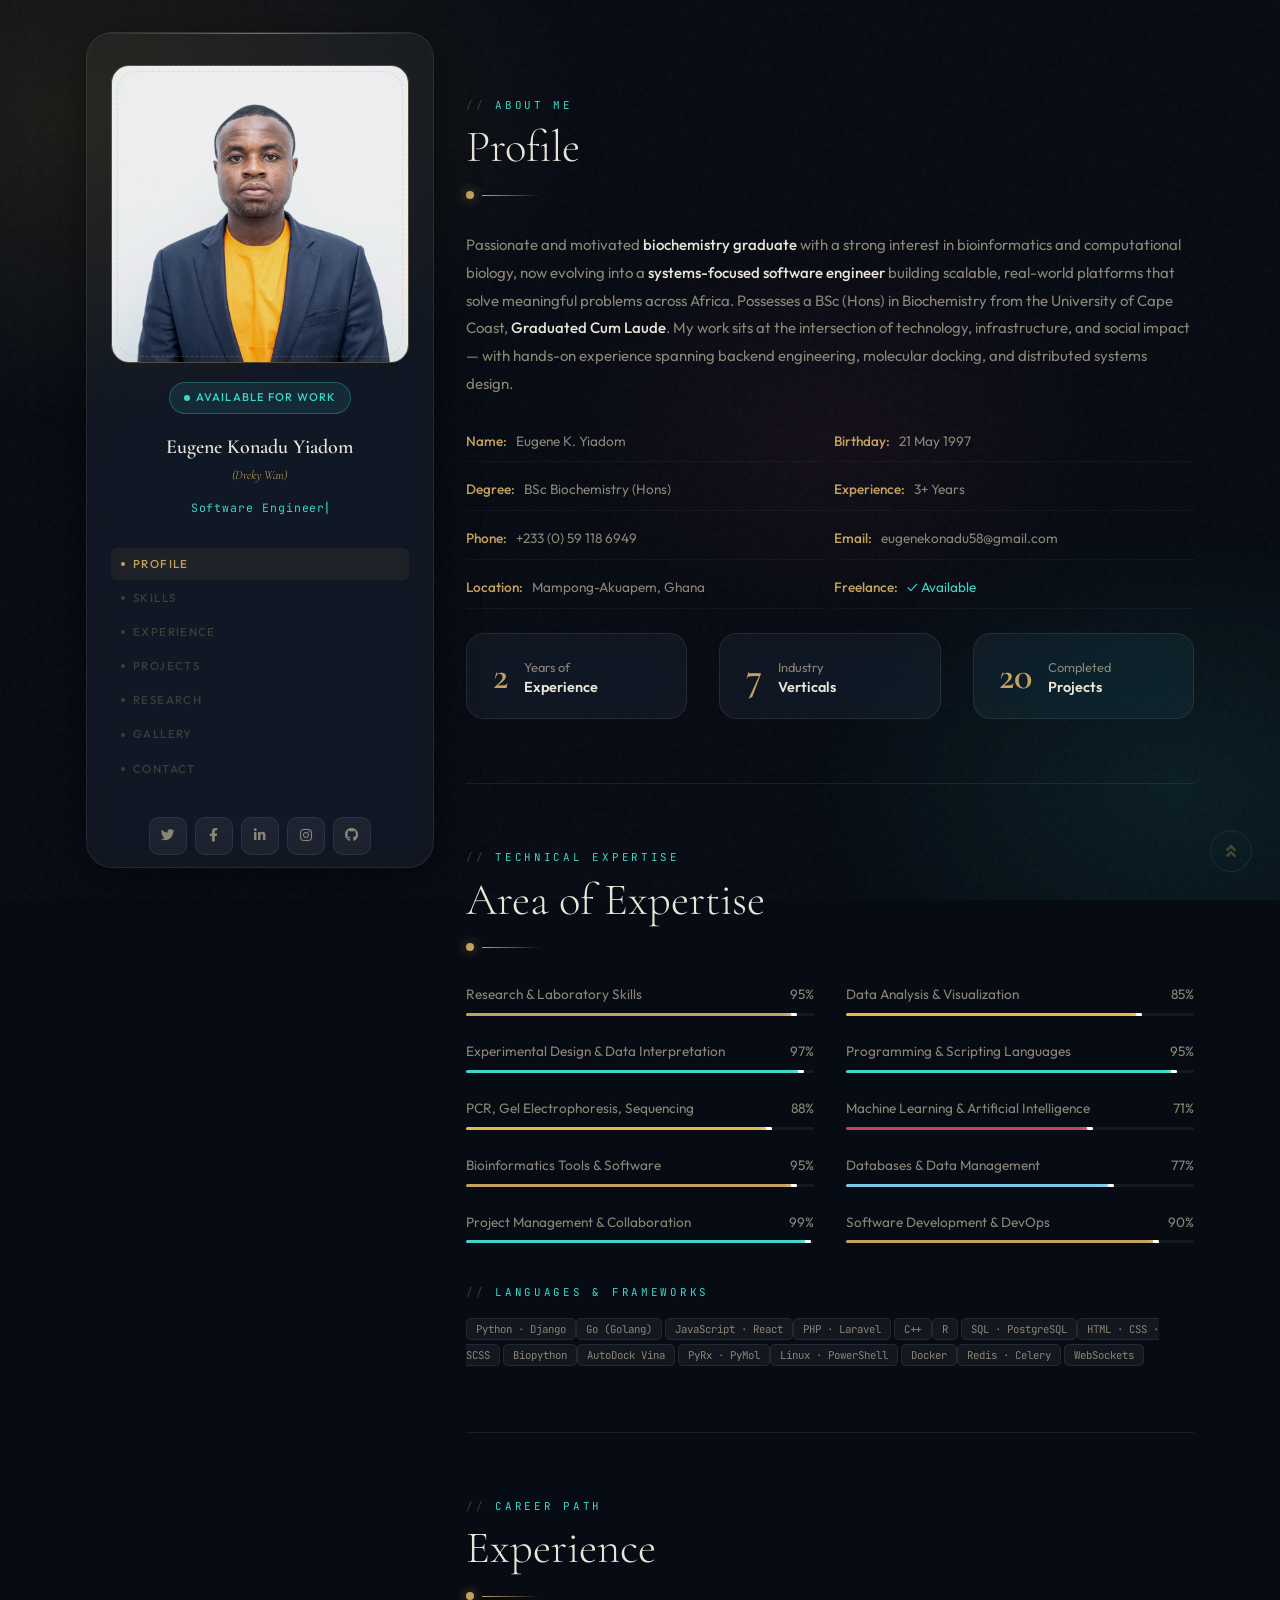
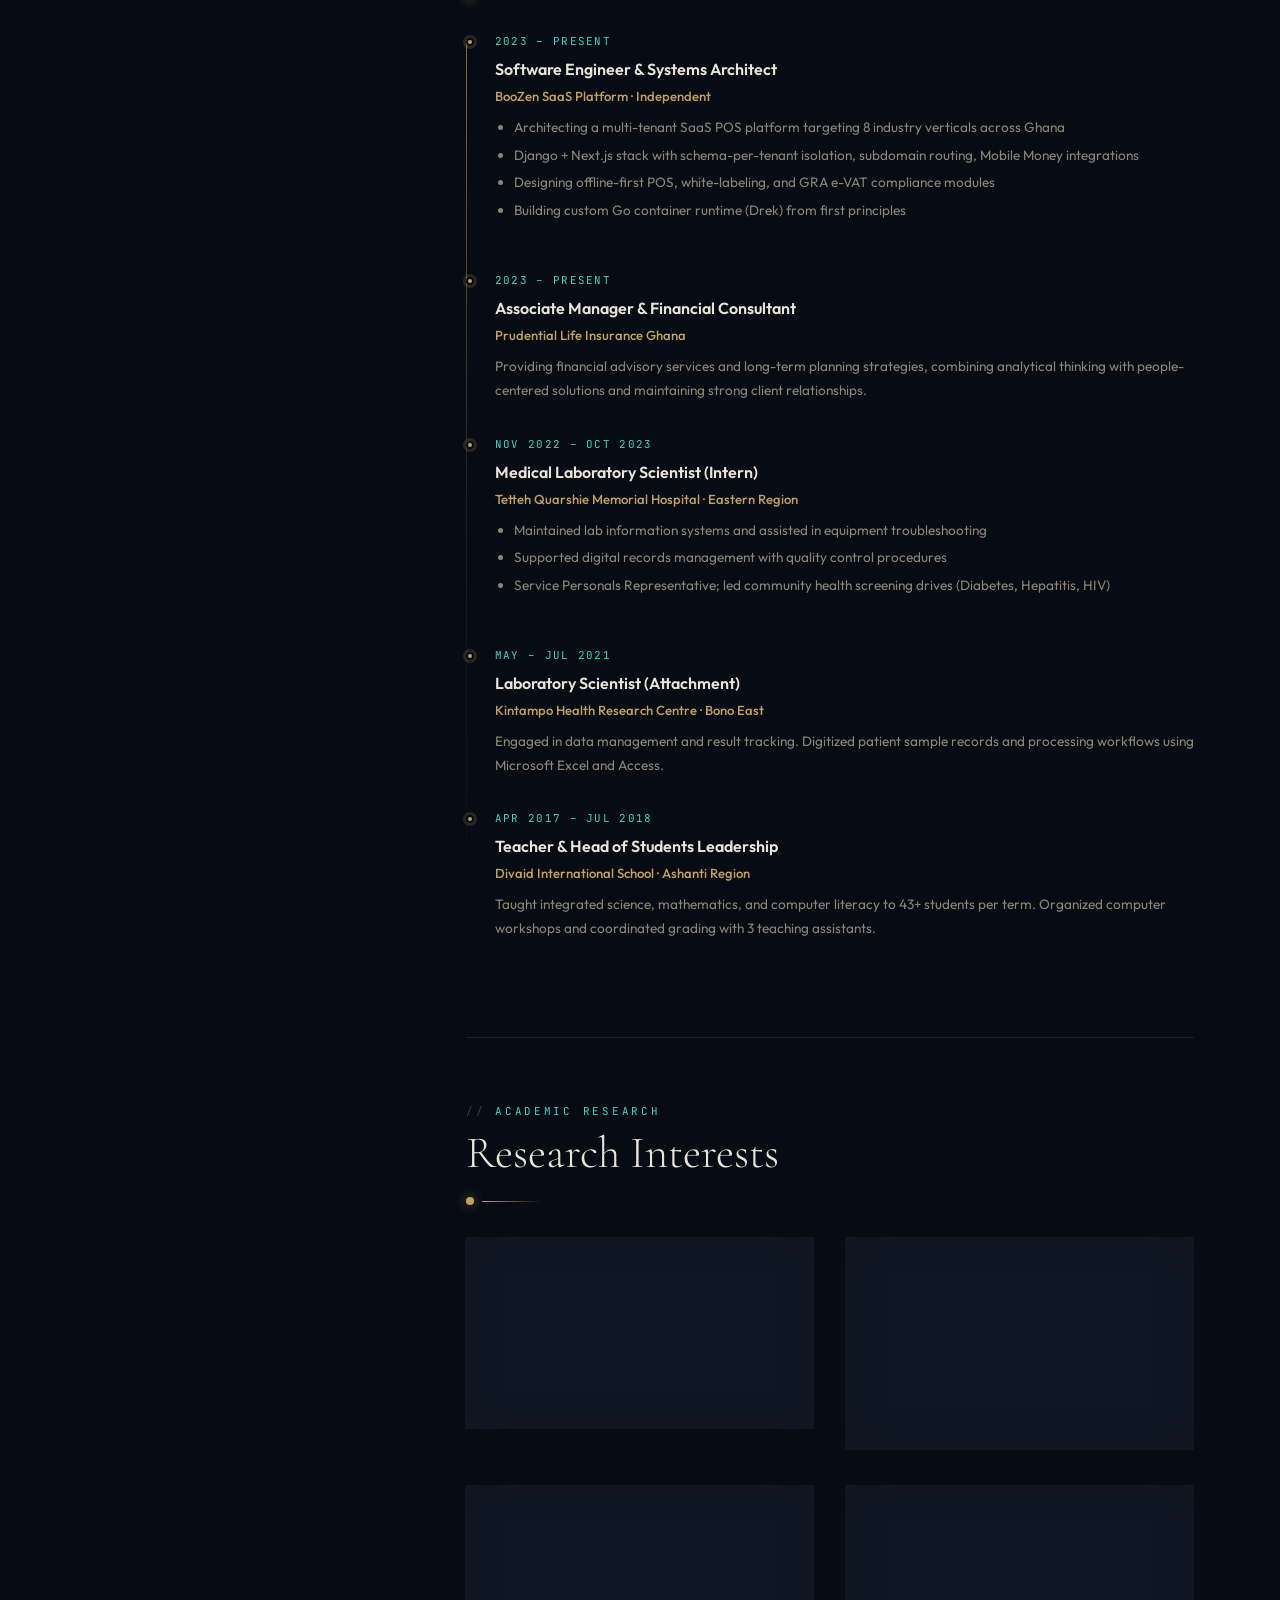
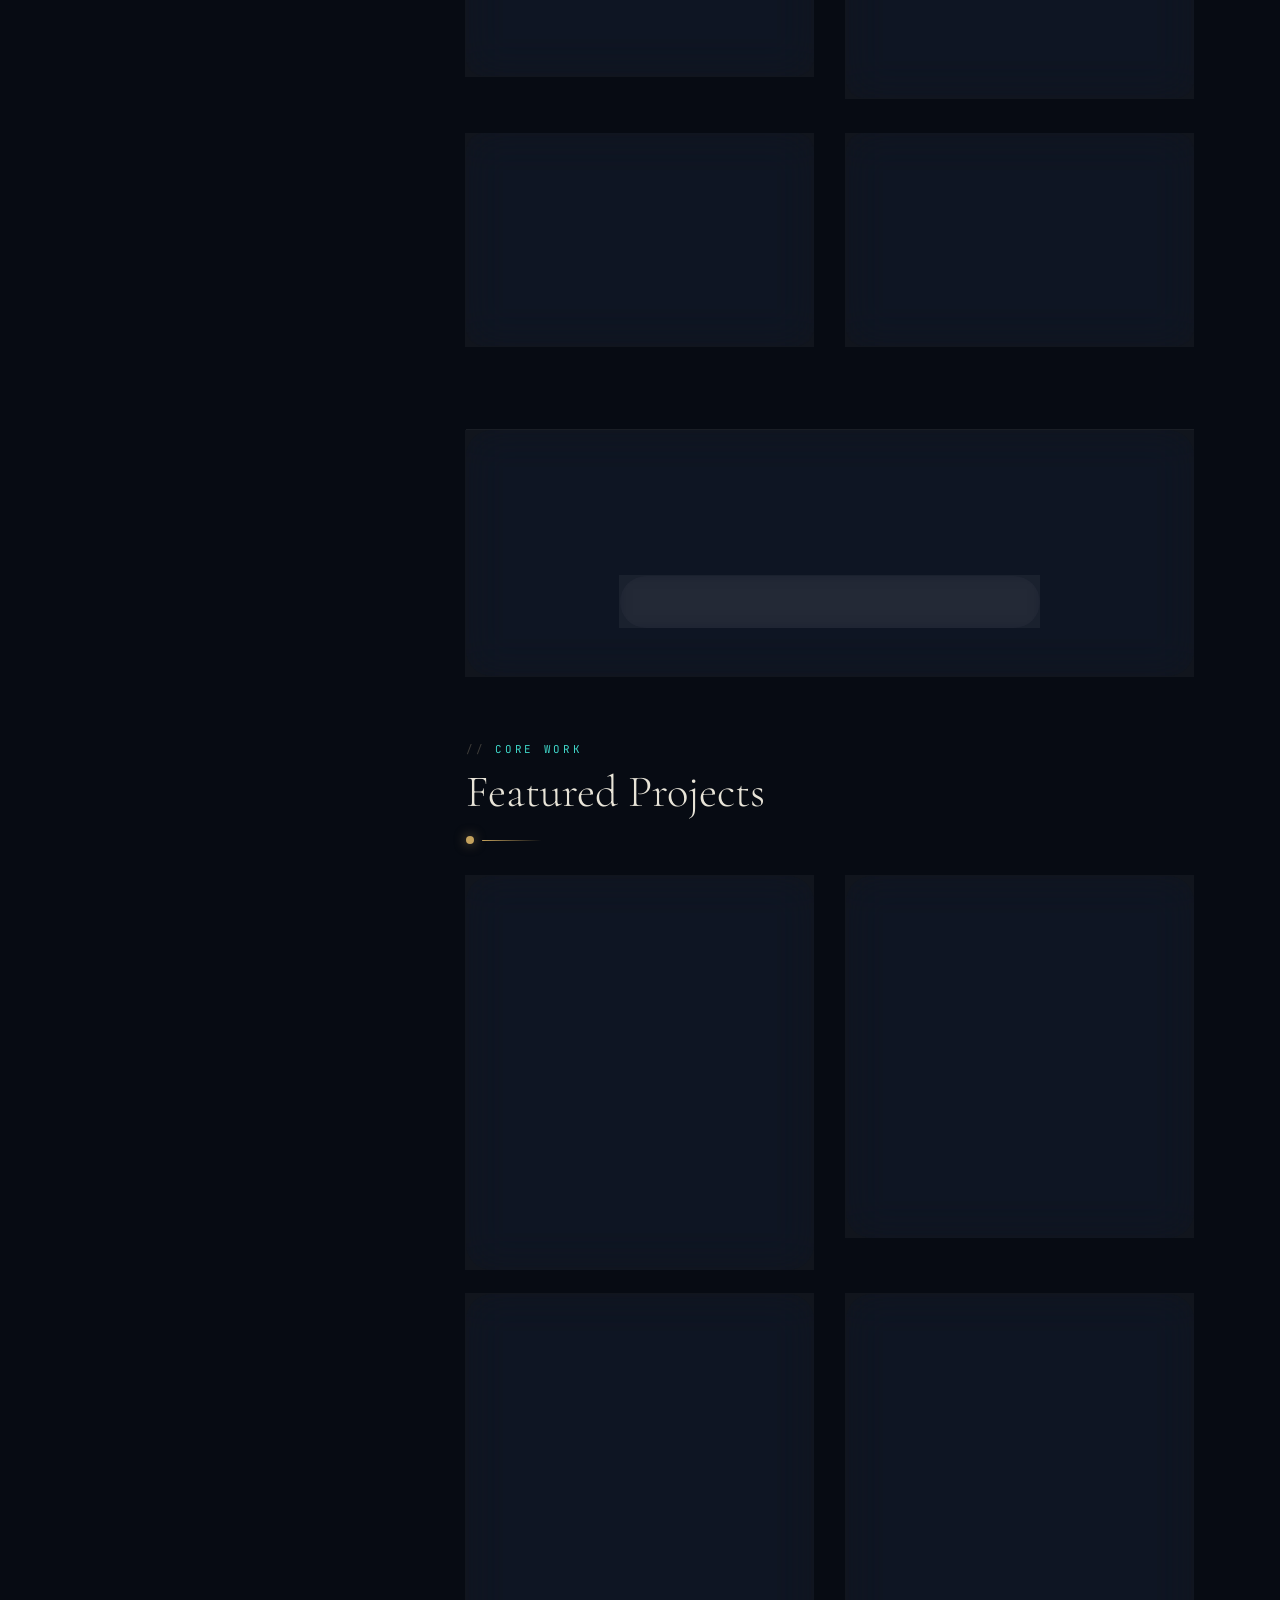
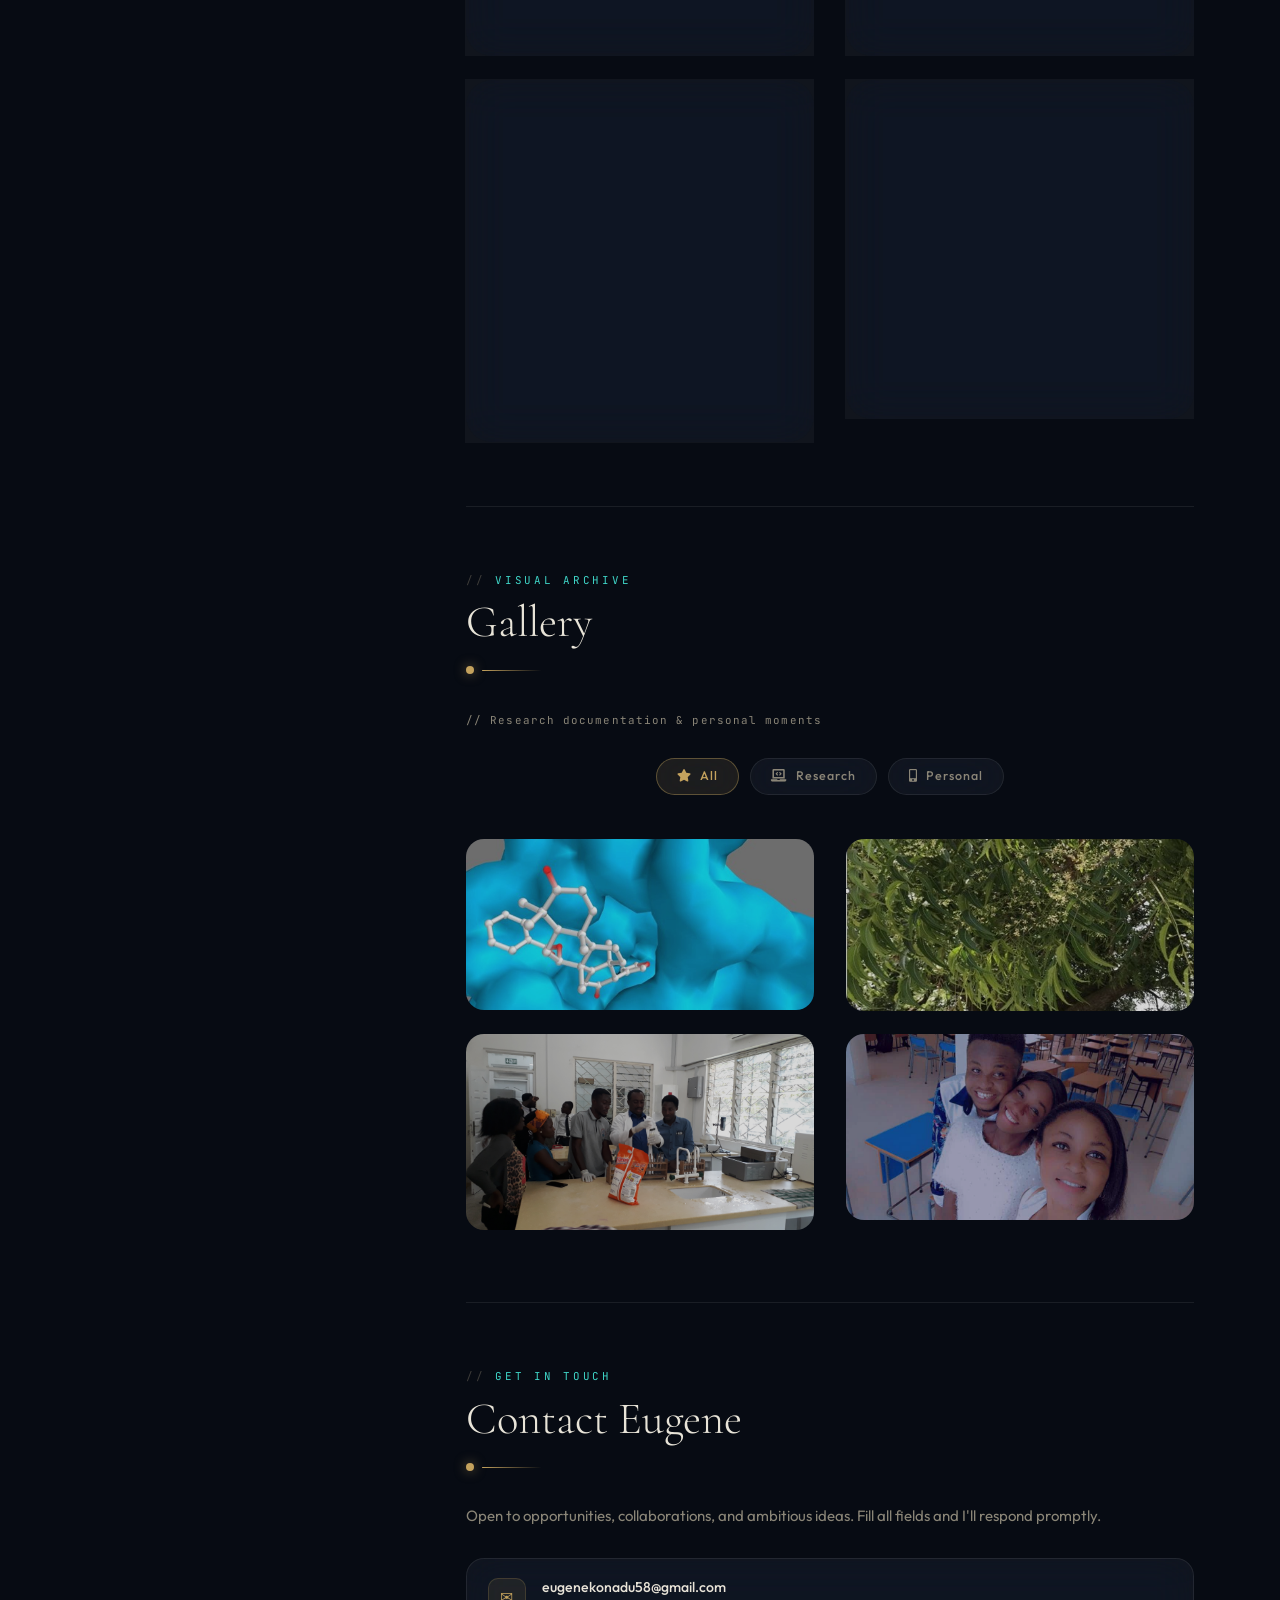
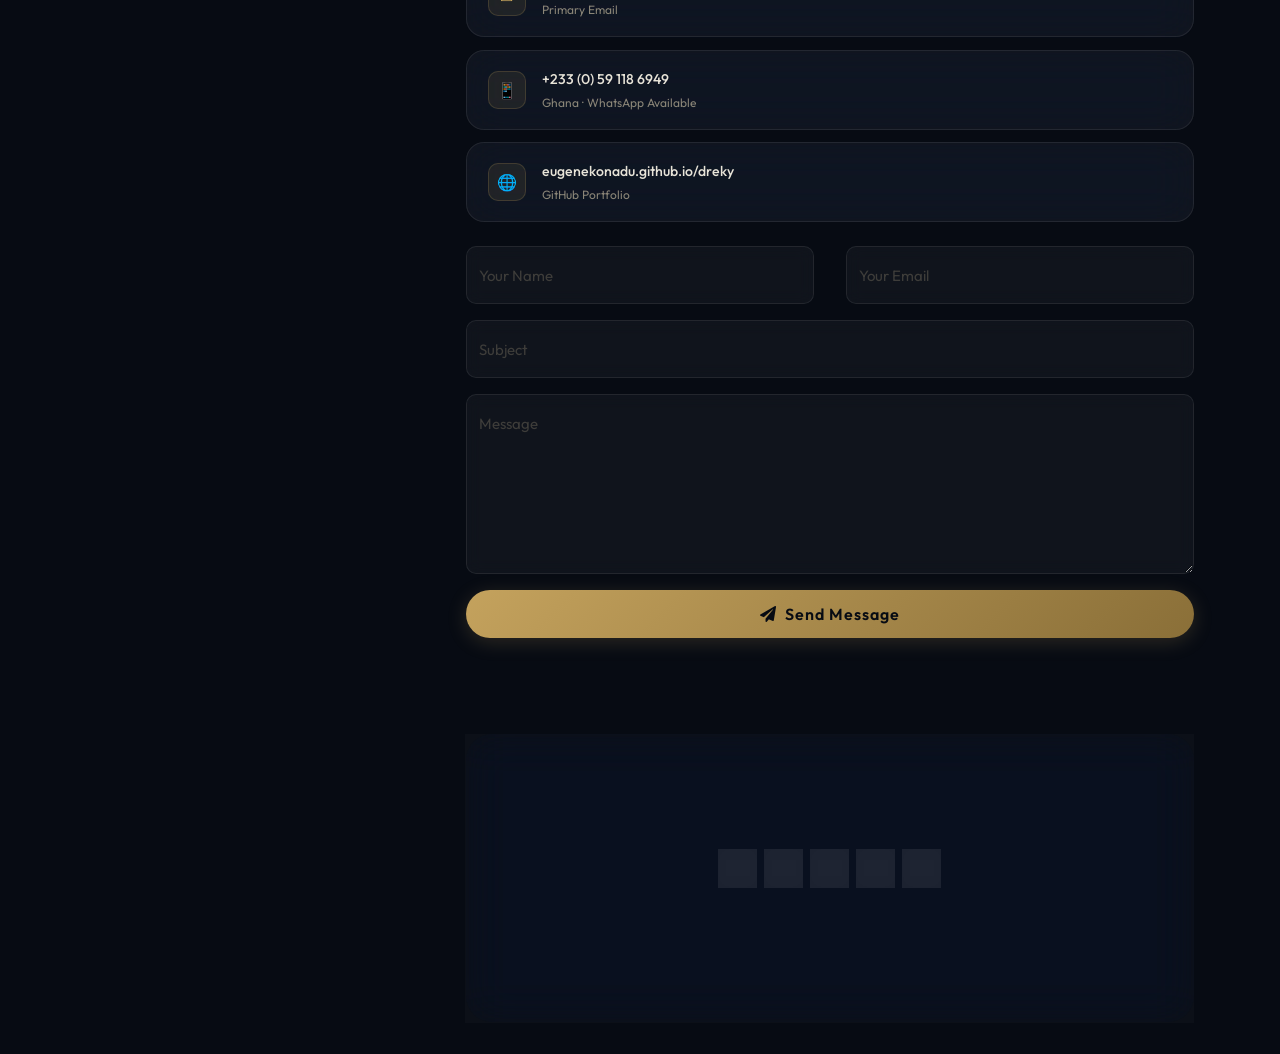
<file: index.html>
<!DOCTYPE html>
<html lang="en">
<head>
  <meta charset="utf-8">
  <title>Dreky · Eugene Konadu Yiadom</title>
  <meta name="viewport" content="width=device-width, initial-scale=1.0">
  <meta name="keywords" content="dreky, wan, dreky wan, drek-tech, drek, tech, Eugene, Konadu, Yiadom, software engineer, bioinformatics, BooZen, Ghana, portfolio">
  <meta name="description" content="Portfolio of Eugene Konadu Yiadom (Dreky) — Software Engineer, Systems Builder, Bioinformatician, Social Impact Innovator based in Ghana.">

  <!-- Favicon -->
  <link href="img/logo.jpeg" rel="icon">

  <!-- Google Fonts -->
  <link rel="preconnect" href="https://fonts.googleapis.com">
  <link rel="preconnect" href="https://fonts.gstatic.com" crossorigin>
  <link href="https://fonts.googleapis.com/css2?family=Cormorant+Garamond:ital,wght@0,300;0,400;0,600;0,700;1,300;1,400&family=Outfit:wght@300;400;500;600&family=JetBrains+Mono:wght@300;400&display=swap" rel="stylesheet">

  <!-- Icons -->
  <link href="https://cdnjs.cloudflare.com/ajax/libs/font-awesome/5.10.0/css/all.min.css" rel="stylesheet">
  <link href="https://cdn.jsdelivr.net/npm/bootstrap-icons@1.4.1/font/bootstrap-icons.css" rel="stylesheet">

  <!-- Libraries -->
  <link href="lib/owlcarousel/assets/owl.carousel.min.css" rel="stylesheet">
  <link href="lib/lightbox/css/lightbox.min.css" rel="stylesheet">
  <link href="lib/animate/animate.min.css" rel="stylesheet">

  <!-- Bootstrap -->
  <link href="css/bootstrap.min.css" rel="stylesheet">

  <!-- Our luxury skin -->
  <link href="css/style.css" rel="stylesheet">

  <style>
    /* Page-specific glass layout overrides */
    body > .container { padding: 2rem 1rem; }

    /* ─── SIDEBAR NAV LINKS ────────────────────────────── */
    .sidebar-nav {
      display: flex; flex-direction: column; gap: 2px;
      margin: 1rem 0;
    }
    .sidebar-nav a {
      font-size: 0.72rem; letter-spacing: 0.12em; text-transform: uppercase;
      color: var(--text-faint); padding: 6px 10px; border-radius: 6px;
      font-weight: 500; transition: var(--transition);
      display: flex; align-items: center; gap: 8px;
    }
    .sidebar-nav a::before {
      content:''; width: 4px; height: 4px; border-radius: 50%;
      background: var(--text-faint); flex-shrink:0; transition: var(--transition);
    }
    .sidebar-nav a:hover, .sidebar-nav a.active {
      color: var(--gold); background: rgba(196,162,93,0.08);
    }
    .sidebar-nav a:hover::before, .sidebar-nav a.active::before {
      background: var(--gold);
    }

    /* ─── PROFILE IMAGE WRAPPER ────────────────────────── */
    .profile-img-wrap {
      position: relative; margin-bottom: 1.2rem;
    }
    .profile-img-wrap::after {
      content:''; position:absolute; inset:6px;
      border-radius: calc(var(--r-md) + 2px);
      border: 1px dashed rgba(196,162,93,0.25);
      pointer-events:none;
    }
    .profile-img-wrap img {
      border-radius: var(--r-md) !important;
      width:100%; display:block;
    }

    /* ─── AVAILABILITY BADGE ────────────────────────────── */
    .avail-badge {
      display: inline-flex; align-items: center; gap: 6px;
      padding: 5px 14px; border-radius: 50px; margin-bottom: 1rem;
      background: rgba(63,214,200,0.1); border: 1px solid rgba(63,214,200,0.3);
      font-size: 0.7rem; color: var(--teal); letter-spacing: 0.1em;
      text-transform: uppercase; font-weight: 500;
    }
    .avail-dot {
      width: 6px; height: 6px; border-radius: 50%; background: var(--teal);
      animation: pulse-green 2s infinite;
    }
    @keyframes pulse-green {
      0%,100%{ box-shadow: 0 0 0 0 rgba(63,214,200,0.5); }
      50%    { box-shadow: 0 0 0 6px rgba(63,214,200,0); }
    }

    /* ─── SIDEBAR BOTTOM BUTTONS ───────────────────────── */
    .sidebar-btns {
      display: grid; grid-template-columns: 1fr 1fr; gap: 8px; margin-top: auto;
    }
    .sidebar-btns a {
      display: flex; align-items: center; justify-content: center; gap: 6px;
      padding: 10px 8px;
      font-size: 0.72rem; letter-spacing: 0.08em; text-transform: uppercase;
      font-weight: 500; border-radius: var(--r-sm);
      border: 1px solid var(--border); color: var(--text-muted);
      transition: var(--transition); text-decoration: none;
    }
    .sidebar-btns a:hover { border-color: var(--border-h); color: var(--gold); background: rgba(196,162,93,0.07); }

    /* ─── SECTION EYEBROW + TITLE ──────────────────────── */
    .s-label {
      font-family: var(--font-mono);
      font-size: 0.68rem; letter-spacing: 0.25em; text-transform: uppercase;
      color: var(--teal); display: block; margin-bottom: 0.4rem;
    }
    .s-label::before { content:'// '; color: var(--text-faint); }

    /* ─── EXPERIENCE SECTION ────────────────────────────── */
    .tl-wrap { position: relative; padding-left: 1.8rem; }
    .tl-wrap::before {
      content:''; position:absolute; left:0; top:8px; bottom:8px;
      width: 1px;
      background: linear-gradient(to bottom, var(--gold-dk), var(--border), transparent);
    }
    .tl-item { position: relative; padding-bottom: 2rem; }
    .tl-item::before {
      content:''; position:absolute; left: -1.8rem; top: 6px;
      width: 8px; height: 8px; border-radius: 50%;
      background: var(--gold); border: 2px solid var(--bg);
      box-shadow: 0 0 0 3px rgba(196,162,93,0.18);
    }
    .tl-date {
      font-family: var(--font-mono); font-size: 0.68rem;
      color: var(--teal); letter-spacing: 0.12em; text-transform:uppercase;
      margin-bottom: 4px;
    }
    .tl-role { font-size: 1rem; font-weight: 600; color: var(--text); margin-bottom: 2px; }
    .tl-org  { font-size: 0.82rem; color: var(--gold); font-weight: 500; margin-bottom: 8px; }
    .tl-desc { font-size: 0.85rem; color: var(--text-muted); line-height: 1.75; }
    .tl-desc ul { padding-left: 1.2rem; }
    .tl-desc li { margin-bottom: 4px; }

    /* ─── PROJECT CARD ──────────────────────────────────── */
    .proj-tag {
      display: inline-flex; align-items: center; gap: 5px;
      padding: 3px 11px; border-radius: 50px; margin-bottom: 0.8rem;
      font-size: 0.65rem; letter-spacing: 0.12em; text-transform: uppercase; font-weight: 600;
    }
    .proj-tag.gold   { background:rgba(196,162,93,0.12);border:1px solid rgba(196,162,93,0.28);color:var(--gold); }
    .proj-tag.teal   { background:rgba(63,214,200,0.09);border:1px solid rgba(63,214,200,0.22);color:var(--teal); }
    .proj-tag.purple { background:rgba(130,80,200,0.09);border:1px solid rgba(130,80,200,0.22);color:#b08ce8; }
    .proj-tag.red    { background:rgba(196,66,93,0.09); border:1px solid rgba(196,66,93,0.22); color:var(--crimson); }
    .proj-dot { width:5px;height:5px;border-radius:50%;background:currentColor;animation:pulse-dot 2s infinite; }
    @keyframes pulse-dot{0%,100%{opacity:1}50%{opacity:0.4}}
    .proj-name {
      font-family: var(--font-display);
      font-size: 1.4rem; font-weight: 600; color: var(--text);
      margin-bottom: 4px;
    }
    .proj-sub { font-size: 0.78rem; color: var(--gold); font-weight: 500; margin-bottom: 0.8rem; letter-spacing:0.04em; }
    .proj-stack { display: flex; flex-wrap: wrap; gap: 5px; margin-top: 1rem; }
    .chip {
      padding: 3px 9px; border-radius: 5px;
      background: rgba(255,255,255,0.05); border: 1px solid var(--border);
      font-family: var(--font-mono); font-size: 0.67rem; color: var(--text-muted);
      transition: var(--transition);
    }
    .chip:hover { border-color: var(--border-h); color: var(--gold); }

    /* ─── CONTACT LINKS ─────────────────────────────────── */
    .contact-link {
      display: flex; align-items: center; gap: 1rem;
      padding: 1rem 1.3rem;
      background: var(--surface);
      backdrop-filter: var(--blur); -webkit-backdrop-filter: var(--blur);
      border: 1px solid var(--border); border-radius: var(--r-md);
      margin-bottom: 0.8rem; transition: var(--transition);
    }
    .contact-link:hover { border-color: var(--border-h); transform: translateX(5px); }
    .contact-link-icon {
      width: 38px; height: 38px; border-radius: 10px; flex-shrink: 0;
      background: rgba(196,162,93,0.1); border: 1px solid rgba(196,162,93,0.2);
      display: flex; align-items: center; justify-content: center; font-size: 1rem;
    }
    .contact-link-text { font-size: 0.88rem; color: var(--text); font-weight: 500; }
    .contact-link-sub  { font-size: 0.75rem; color: var(--text-muted); }

    /* ─── GALLERY BADGE ─────────────────────────────────── */
    .gallery-badge {
      display: inline-block;
      font-family: var(--font-mono); font-size: 0.68rem;
      letter-spacing: 0.1em; color: var(--text-muted);
      margin-bottom: 1.5rem;
    }

    /* ─── RESPONSIVE ────────────────────────────────────── */
    @media(max-width:991.98px){
      body > .container { padding: 1rem; }
      .sidebar-btns { grid-template-columns: 1fr 1fr; }
    }
    @media(max-width:576px){
      .sidebar-btns { grid-template-columns: 1fr 1fr; }
    }
  </style>
</head>
<body>

  <!-- Spinner -->
  <div id="spinner" class="show position-fixed w-100 vh-100 top-0 start-0 d-flex align-items-center justify-content-center" style="z-index:99999;background:var(--bg)">
    <div style="text-align:center">
      <div style="font-family:var(--font-display);font-size:2.5rem;color:var(--gold);letter-spacing:0.08em;margin-bottom:1rem">Dreky.</div>
      <div style="width:40px;height:40px;border:2px solid rgba(196,162,93,0.2);border-top-color:var(--gold);border-radius:50%;animation:spin 0.8s linear infinite;margin:0 auto"></div>
    </div>
  </div>
  <style>@keyframes spin{to{transform:rotate(360deg)}}</style>

  <div class="container">
    <div class="row g-4 g-lg-5">

      <!-- ─── SIDEBAR ──────────────────────────────────────── -->
      <div class="col-lg-4 sticky-lg-top" style="z-index:10">
        <div class="d-flex flex-column h-100 text-center overflow-auto shadow">

          <!-- Profile image -->
          <div class="profile-img-wrap">
            <a href="eky.html">
              <img src="img/dreky_wan.jpeg" alt="Eugene Konadu Yiadom — Dreky">
            </a>
          </div>

          <!-- Availability -->
          <div class="avail-badge d-inline-flex mx-auto">
            <span class="avail-dot"></span> Available for Work
          </div>

          <!-- Name -->
          <h3 class="mt-1 mb-1">
            <a href="eky.html">Eugene Konadu Yiadom</a><br>
            <small>(Dreky Wan)</small>
          </h3>

          <!-- Typed role -->
          <div class="mb-3" style="height:22px">
            <span class="typed-text-output"></span>
            <div class="typed-text d-none">Software Engineer, Systems Builder, Bioinformatician, Data Scientist, Web Developer (Full Stack), Research Analyst</div>
          </div>

          <!-- Sidebar nav -->
          <nav class="sidebar-nav text-start">
            <a href="#profile">Profile</a>
            <a href="#skills">Skills</a>
            <a href="#experience">Experience</a>
            <a href="#projects">Projects</a>
            <a href="#research">Research</a>
            <a href="#gallery">Gallery</a>
            <a href="#contact">Contact</a>
          </nav>

          <!-- Social icons -->
          <div class="d-flex justify-content-center gap-2 my-3">
            <a class="btn btn-square" href="https://twitter.com/EugeneKonaduYi1" target="_blank" title="Twitter"><i class="fab fa-twitter"></i></a>
            <a class="btn btn-square" href="https://www.facebook.com/eugene.konadu.14" target="_blank" title="Facebook"><i class="fab fa-facebook-f"></i></a>
            <a class="btn btn-square" href="https://www.linkedin.com/in/dreky" target="_blank" title="LinkedIn"><i class="fab fa-linkedin-in"></i></a>
            <a class="btn btn-square" href="https://www.instagram.com/dreky_wan" target="_blank" title="Instagram"><i class="fab fa-instagram"></i></a>
            <a class="btn btn-square" href="https://eugenekonadu.github.io/dreky/" target="_blank" title="GitHub"><i class="fab fa-github"></i></a>
          </div>

          <!-- CTA buttons -->
          <div class="sidebar-btns mt-auto">
            <a href="img/Resume_or_CV.pdf" target="_blank"><i class="fas fa-download" style="font-size:0.7rem"></i> Download CV</a>
            <a href="#contact" class="btn-scroll"><i class="fas fa-envelope" style="font-size:0.7rem"></i> Contact Me</a>
          </div>

        </div>
      </div>
      <!-- ─── END SIDEBAR ───────────────────────────────────── -->

      <!-- ─── MAIN CONTENT ──────────────────────────────────── -->
      <div class="col-lg-8">

        <!-- ══ PROFILE ═══════════════════════════════════════ -->
        <section class="py-5 border-bottom wow fadeInUp" data-wow-delay="0.1s" id="profile">
          <span class="s-label">About Me</span>
          <h1 class="title pb-3 mb-4">Profile</h1>

          <p class="profile-bio">
            Passionate and motivated <strong>biochemistry graduate</strong> with a strong interest in bioinformatics and computational biology, now evolving into a <strong>systems-focused software engineer</strong> building scalable, real-world platforms that solve meaningful problems across Africa. Possesses a BSc (Hons) in Biochemistry from the University of Cape Coast, <strong>Graduated Cum Laude</strong>. My work sits at the intersection of technology, infrastructure, and social impact — with hands-on experience spanning backend engineering, molecular docking, and distributed systems design.
          </p>

          <!-- Info grid -->
          <div class="info-grid mb-4">
            <div class="info-item"><span class="label">Name:</span> Eugene K. Yiadom</div>
            <div class="info-item"><span class="label">Birthday:</span> 21 May 1997</div>
            <div class="info-item"><span class="label">Degree:</span> BSc Biochemistry (Hons)</div>
            <div class="info-item"><span class="label">Experience:</span> 3+ Years</div>
            <div class="info-item"><span class="label">Phone:</span> +233 (0) 59 118 6949</div>
            <div class="info-item"><span class="label">Email:</span> eugenekonadu58@gmail.com</div>
            <div class="info-item"><span class="label">Location:</span> Mampong-Akuapem, Ghana</div>
            <div class="info-item"><span class="label">Freelance:</span> <span style="color:var(--teal)">✓ Available</span></div>
          </div>

          <!-- Stats row -->
          <div class="row g-3">
            <div class="col-md-4">
              <div class="stat-box">
                <h1 data-toggle="counter-up">3</h1>
                <div><p class="mb-0">Years of</p><h5>Experience</h5></div>
              </div>
            </div>
            <div class="col-md-4">
              <div class="stat-box">
                <h1 data-toggle="counter-up">8</h1>
                <div><p class="mb-0">Industry</p><h5>Verticals</h5></div>
              </div>
            </div>
            <div class="col-md-4">
              <div class="stat-box">
                <h1 data-toggle="counter-up">24</h1>
                <div><p class="mb-0">Completed</p><h5>Projects</h5></div>
              </div>
            </div>
          </div>
        </section>
        <!-- ══ END PROFILE ═══════════════════════════════════ -->


        <!-- ══ SKILLS ════════════════════════════════════════ -->
        <section class="py-5 border-bottom wow fadeInUp" data-wow-delay="0.1s" id="skills">
          <span class="s-label">Technical Expertise</span>
          <h1 class="title pb-3 mb-4">Area of Expertise</h1>
          <div class="row">
            <div class="col-sm-6">
              <div class="skill mb-4">
                <div class="d-flex justify-content-between"><p>Research &amp; Laboratory Skills</p><p>95%</p></div>
                <div class="progress"><div class="progress-bar bg-primary" role="progressbar" aria-valuenow="95" aria-valuemin="0" aria-valuemax="100"></div></div>
              </div>
              <div class="skill mb-4">
                <div class="d-flex justify-content-between"><p>Experimental Design &amp; Data Interpretation</p><p>97%</p></div>
                <div class="progress"><div class="progress-bar bg-success" role="progressbar" aria-valuenow="97" aria-valuemin="0" aria-valuemax="100"></div></div>
              </div>
              <div class="skill mb-4">
                <div class="d-flex justify-content-between"><p>PCR, Gel Electrophoresis, Sequencing</p><p>88%</p></div>
                <div class="progress"><div class="progress-bar bg-warning" role="progressbar" aria-valuenow="88" aria-valuemin="0" aria-valuemax="100"></div></div>
              </div>
              <div class="skill mb-4">
                <div class="d-flex justify-content-between"><p>Bioinformatics Tools &amp; Software</p><p>95%</p></div>
                <div class="progress"><div class="progress-bar bg-primary" role="progressbar" aria-valuenow="95" aria-valuemin="0" aria-valuemax="100"></div></div>
              </div>
              <div class="skill mb-4">
                <div class="d-flex justify-content-between"><p>Project Management &amp; Collaboration</p><p>99%</p></div>
                <div class="progress"><div class="progress-bar bg-success" role="progressbar" aria-valuenow="99" aria-valuemin="0" aria-valuemax="100"></div></div>
              </div>
            </div>
            <div class="col-sm-6">
              <div class="skill mb-4">
                <div class="d-flex justify-content-between"><p>Data Analysis &amp; Visualization</p><p>85%</p></div>
                <div class="progress"><div class="progress-bar bg-warning" role="progressbar" aria-valuenow="85" aria-valuemin="0" aria-valuemax="100"></div></div>
              </div>
              <div class="skill mb-4">
                <div class="d-flex justify-content-between"><p>Programming &amp; Scripting Languages</p><p>95%</p></div>
                <div class="progress"><div class="progress-bar bg-success" role="progressbar" aria-valuenow="95" aria-valuemin="0" aria-valuemax="100"></div></div>
              </div>
              <div class="skill mb-4">
                <div class="d-flex justify-content-between"><p>Machine Learning &amp; Artificial Intelligence</p><p>71%</p></div>
                <div class="progress"><div class="progress-bar bg-danger" role="progressbar" aria-valuenow="71" aria-valuemin="0" aria-valuemax="100"></div></div>
              </div>
              <div class="skill mb-4">
                <div class="d-flex justify-content-between"><p>Databases &amp; Data Management</p><p>77%</p></div>
                <div class="progress"><div class="progress-bar bg-info" role="progressbar" aria-valuenow="77" aria-valuemin="0" aria-valuemax="100"></div></div>
              </div>
              <div class="skill mb-4">
                <div class="d-flex justify-content-between"><p>Software Development &amp; DevOps</p><p>90%</p></div>
                <div class="progress"><div class="progress-bar bg-primary" role="progressbar" aria-valuenow="90" aria-valuemin="0" aria-valuemax="100"></div></div>
              </div>
            </div>
          </div>

          <!-- Tech stack chips -->
          <div class="mt-3">
            <p class="s-label" style="margin-bottom:0.8rem">Languages &amp; Frameworks</p>
            <div>
              <span class="chip">Python · Django</span><span class="chip">Go (Golang)</span>
              <span class="chip">JavaScript · React</span><span class="chip">PHP · Laravel</span>
              <span class="chip">C++</span><span class="chip">R</span>
              <span class="chip">SQL · PostgreSQL</span><span class="chip">HTML · CSS · SCSS</span>
              <span class="chip">Biopython</span><span class="chip">AutoDock Vina</span>
              <span class="chip">PyRx · PyMol</span><span class="chip">Linux · PowerShell</span>
              <span class="chip">Docker</span><span class="chip">Redis · Celery</span>
              <span class="chip">WebSockets</span>
            </div>
          </div>
        </section>
        <!-- ══ END SKILLS ════════════════════════════════════ -->


        <!-- ══ EXPERIENCE ════════════════════════════════════ -->
        <section class="py-5 border-bottom wow fadeInUp" data-wow-delay="0.1s" id="experience">
          <span class="s-label">Career Path</span>
          <h1 class="title pb-3 mb-4">Experience</h1>

          <div class="tl-wrap">
            <div class="tl-item">
              <div class="tl-date">2023 – Present</div>
              <div class="tl-role">Software Engineer &amp; Systems Architect</div>
              <div class="tl-org">BooZen SaaS Platform · Independent</div>
              <div class="tl-desc">
                <ul>
                  <li>Architecting a multi-tenant SaaS POS platform targeting 8 industry verticals across Ghana</li>
                  <li>Django + Next.js stack with schema-per-tenant isolation, subdomain routing, Mobile Money integrations</li>
                  <li>Designing offline-first POS, white-labeling, and GRA e-VAT compliance modules</li>
                  <li>Building custom Go container runtime (Drek) from first principles</li>
                </ul>
              </div>
            </div>
            <div class="tl-item">
              <div class="tl-date">2023 – Present</div>
              <div class="tl-role">Associate Manager &amp; Financial Consultant</div>
              <div class="tl-org">Prudential Life Insurance Ghana</div>
              <div class="tl-desc">Providing financial advisory services and long-term planning strategies, combining analytical thinking with people-centered solutions and maintaining strong client relationships.</div>
            </div>
            <div class="tl-item">
              <div class="tl-date">Nov 2022 – Oct 2023</div>
              <div class="tl-role">Medical Laboratory Scientist (Intern)</div>
              <div class="tl-org">Tetteh Quarshie Memorial Hospital · Eastern Region</div>
              <div class="tl-desc">
                <ul>
                  <li>Maintained lab information systems and assisted in equipment troubleshooting</li>
                  <li>Supported digital records management with quality control procedures</li>
                  <li>Service Personals Representative; led community health screening drives (Diabetes, Hepatitis, HIV)</li>
                </ul>
              </div>
            </div>
            <div class="tl-item">
              <div class="tl-date">May – Jul 2021</div>
              <div class="tl-role">Laboratory Scientist (Attachment)</div>
              <div class="tl-org">Kintampo Health Research Centre · Bono East</div>
              <div class="tl-desc">Engaged in data management and result tracking. Digitized patient sample records and processing workflows using Microsoft Excel and Access.</div>
            </div>
            <div class="tl-item">
              <div class="tl-date">Apr 2017 – Jul 2018</div>
              <div class="tl-role">Teacher &amp; Head of Students Leadership</div>
              <div class="tl-org">Divaid International School · Ashanti Region</div>
              <div class="tl-desc">Taught integrated science, mathematics, and computer literacy to 43+ students per term. Organized computer workshops and coordinated grading with 3 teaching assistants.</div>
            </div>
          </div>
        </section>
        <!-- ══ END EXPERIENCE ════════════════════════════════ -->


        <!-- ══ RESEARCH INTEREST ═════════════════════════════ -->
        <section class="py-5 border-bottom wow fadeInUp" data-wow-delay="0.1s" id="research">
          <span class="s-label">Academic Research</span>
          <h1 class="title pb-3 mb-4">Research Interests</h1>

          <div class="row g-3">
            <div class="col-md-6">
              <div class="research-card">
                <div class="icon">🧬</div>
                <h5>Cancer Biomarker Discovery</h5>
                <p>Application of computational methods and AI in the identification of predictive and prognostic cancer biomarkers for personalized treatment.</p>
              </div>
            </div>
            <div class="col-md-6">
              <div class="research-card">
                <div class="icon">🦠</div>
                <h5>SARS-CoV-2 Drug Screening</h5>
                <p>Structural-based virtual screening to identify potential inhibitors of SARS-CoV-2 main proteases from natural products and synthetic drugs.</p>
              </div>
            </div>
            <div class="col-md-6">
              <div class="research-card">
                <div class="icon">🔬</div>
                <h5>Cancer Genomics</h5>
                <p>Investigating driver mutations, biomarker discovery, and personalized medicine approaches in cancer genomics.</p>
              </div>
            </div>
            <div class="col-md-6">
              <div class="research-card">
                <div class="icon">💉</div>
                <h5>Diabetes &amp; Gene Therapy</h5>
                <p>Advancements in diabetes care through interdisciplinary synergy between gene therapy, bioinformatics, and precision molecular interventions.</p>
              </div>
            </div>
            <div class="col-md-6">
              <div class="research-card">
                <div class="icon">🫀</div>
                <h5>Hepatitis Virus Research</h5>
                <p>In vitro and in silico studies of natural products as potential inhibitors of Hepatitis C and B viruses to minimize cirrhosis and promote liver health.</p>
              </div>
            </div>
            <div class="col-md-6">
              <div class="research-card">
                <div class="icon">🐍</div>
                <h5>Snakebite Treatment</h5>
                <p>In silico studies of bioactive compounds from <em>Azadirachta indica</em> on phospholipase A2 as a potential target for snakebite treatment. <a href="in_silico.html" style="font-size:0.75rem;color:var(--teal)">View Project →</a></p>
              </div>
            </div>
          </div>
        </section>
        <!-- ══ END RESEARCH ══════════════════════════════════ -->


        <!-- ══ SUBSCRIBE ══════════════════════════════════════ -->
        <section class="wow fadeInUp" data-wow-delay="0.1s">
          <div class="bg-secondary text-center p-5">
            <h1 style="font-family:var(--font-display);font-size:1.6rem;font-weight:300;color:var(--text);margin-bottom:0.5rem">Subscribe to My Newsletter</h1>
            <p style="color:var(--text-muted);margin-bottom:1.5rem">Get my latest articles, research findings and project updates in your inbox.</p>
            <div class="position-relative" style="max-width:420px;margin:0 auto">
              <input id="email-input" type="email" placeholder="your@email.com" class="form-control" style="padding-right:110px!important;border-radius:50px!important">
              <button id="subscribe-btn" type="button" class="btn btn-primary position-absolute top-0 end-0" style="margin:4px;border-radius:50px!important;padding:6px 20px!important;font-size:0.8rem!important">Subscribe</button>
            </div>
          </div>
        </section>
        <!-- ══ END SUBSCRIBE ════════════════════════════════ -->


        <!-- ══ PROJECTS / SERVICES ═══════════════════════════ -->
        <section class="py-5 border-bottom wow fadeInUp" data-wow-delay="0.1s" id="projects">
          <span class="s-label">Core Work</span>
          <h1 class="title pb-3 mb-4">Featured Projects</h1>
          <div class="row g-4">

            <div class="col-md-6">
              <div class="service-item">
                <div class="proj-tag gold mb-2"><span class="proj-dot"></span>In Development</div>
                <i class="fa fa-2x fa-server mx-auto mb-3"></i>
                <div class="proj-name">BooZen</div>
                <div class="proj-sub">Multi-Tenant SaaS POS Platform</div>
                <p>A modern, scalable SaaS platform targeting 8 industry verticals in Ghana — with Mobile Money, offline-first POS, GRA e-VAT compliance, and white-labeling.</p>
                <div class="proj-stack">
                  <span class="chip">Django</span><span class="chip">Next.js</span><span class="chip">PostgreSQL</span><span class="chip">Redis</span><span class="chip">Docker</span>
                </div>
              </div>
            </div>

            <div class="col-md-6">
              <div class="service-item">
                <div class="proj-tag teal mb-2"><span class="proj-dot"></span>Active Build</div>
                <i class="fab fa-2x fa-docker mx-auto mb-3"></i>
                <div class="proj-name">Drek</div>
                <div class="proj-sub">Custom Container Runtime (Go)</div>
                <p>A lightweight container runtime built from scratch in Go — implementing namespace isolation, cgroups resource limiting, filesystem isolation, and volume mounting.</p>
                <div class="proj-stack">
                  <span class="chip">Go</span><span class="chip">Linux namespaces</span><span class="chip">cgroups</span><span class="chip">chroot</span>
                </div>
              </div>
            </div>

            <div class="col-md-6">
              <div class="service-item">
                <div class="proj-tag purple mb-2"><span class="proj-dot"></span>Design Phase</div>
                <i class="fab fa-2x fa-android mx-auto mb-3"></i>
                <div class="proj-name">HAAID</div>
                <div class="proj-sub">Hospital Administrative AI System</div>
                <p>An AI-powered system to improve hospital administration and workflow efficiency, integrating intelligent decision support for healthcare environments.</p>
                <div class="proj-stack">
                  <span class="chip">Python</span><span class="chip">Django</span><span class="chip">AI/ML</span>
                </div>
              </div>
            </div>

            <div class="col-md-6">
              <div class="service-item">
                <div class="proj-tag red mb-2">🌍 NGO Initiative</div>
                <i class="fa fa-2x fa-search mx-auto mb-3"></i>
                <div class="proj-name">Pharmaco-Plant</div>
                <div class="proj-sub">Bioinformatics Analyzer</div>
                <p>An analyzer implementing bioinformatics, pharmacology, AI and ML to analyze medicinal plants for drug discovery and pharmacological purposes.</p>
                <div class="proj-stack">
                  <span class="chip">Python</span><span class="chip">Biopython</span><span class="chip">AutoDock</span><span class="chip">ML</span>
                </div>
              </div>
            </div>

            <div class="col-md-6">
              <div class="service-item">
                <div class="proj-tag gold mb-2">🛒 E-Commerce</div>
                <i class="fa fa-2x fa-laptop-code mx-auto mb-3"></i>
                <div class="proj-name">Unihub Mall</div>
                <div class="proj-sub">University E-Commerce Platform</div>
                <p>An e-commerce website for universities in Ghana, designed to make student campus life hustle-free with a seamless online shopping experience.</p>
                <div class="proj-stack">
                  <span class="chip">Laravel</span><span class="chip">MySQL</span><span class="chip">React</span>
                </div>
              </div>
            </div>

            <div class="col-md-6">
              <div class="service-item">
                <div class="proj-tag teal mb-2">🎓 Foundation</div>
                <i class="fa fa-2x fa-edit mx-auto mb-3"></i>
                <div class="proj-name">Drek-Tech</div>
                <div class="proj-sub">Foundation &amp; Mentorship</div>
                <p>Drek-Tech Foundation aims to mentor Africans — especially Ghanaians — in information technology, coding, and systems engineering.</p>
                <div class="proj-stack">
                  <span class="chip">Community</span><span class="chip">Education</span><span class="chip">Tech</span>
                </div>
              </div>
            </div>

          </div>
        </section>
        <!-- ══ END PROJECTS ══════════════════════════════════ -->


        <!-- ══ GALLERY ════════════════════════════════════════ -->
        <section class="py-5 border-bottom wow fadeInUp" data-wow-delay="0.1s" id="gallery">
          <span class="s-label">Visual Archive</span>
          <h1 class="title pb-3 mb-2">Gallery</h1>
          <p class="gallery-badge">// Research documentation &amp; personal moments</p>

          <div class="row">
            <div class="col-12">
              <div class="row mb-3">
                <div class="col-12 text-center">
                  <ul class="list-inline mb-4" id="portfolio-flters">
                    <li class="btn active" data-filter="*"><i class="fa fa-star me-2"></i>All</li>
                    <li class="btn" data-filter=".research"><i class="fa fa-laptop-code me-2"></i>Research</li>
                    <li class="btn" data-filter=".personal"><i class="fa fa-mobile-alt me-2"></i>Personal</li>
                  </ul>
                </div>
              </div>
              <div class="row portfolio-container g-3">
                <div class="col-md-6 mb-2 portfolio-item research">
                  <div class="position-relative overflow-hidden">
                    <img class="img-fluid w-100" src="img/bind_pla2.jpg" alt="Molecular binding — PLA2 research" style="border-radius:var(--r-md)">
                    <div class="portfolio-btn d-flex align-items-center justify-content-center">
                      <a href="img/bind_pla2.jpg" data-lightbox="portfolio" data-title="Molecular Binding — PLA2 Research"><i class="bi bi-plus-circle text-light" style="font-size:2.5rem"></i></a>
                    </div>
                  </div>
                </div>
                <div class="col-md-6 mb-2 portfolio-item research">
                  <div class="position-relative overflow-hidden">
                    <img class="img-fluid w-100" src="img/neem_leaves.jpg" alt="Neem leaves — Azadirachta indica" style="border-radius:var(--r-md)">
                    <div class="portfolio-btn d-flex align-items-center justify-content-center">
                      <a href="img/neem_leaves.jpg" data-lightbox="portfolio" data-title="Azadirachta indica (Neem)"><i class="bi bi-plus-circle text-light" style="font-size:2.5rem"></i></a>
                    </div>
                  </div>
                </div>
                <div class="col-md-6 mb-2 portfolio-item research">
                  <div class="position-relative overflow-hidden">
                    <img class="img-fluid w-100" src="img/20190926_112528.jpg" alt="Lab research" style="border-radius:var(--r-md)">
                    <div class="portfolio-btn d-flex align-items-center justify-content-center">
                      <a href="img/20190926_112528.jpg" data-lightbox="portfolio" data-title="Laboratory Research Session"><i class="bi bi-plus-circle text-light" style="font-size:2.5rem"></i></a>
                    </div>
                  </div>
                </div>
                <div class="col-md-6 mb-2 portfolio-item personal">
                  <div class="position-relative overflow-hidden">
                    <img class="img-fluid w-100" src="img/grp.jpg" alt="Group photo" style="border-radius:var(--r-md)">
                    <div class="portfolio-btn d-flex align-items-center justify-content-center">
                      <a href="img/grp.jpg" data-lightbox="portfolio" data-title="Group — Research Team"><i class="bi bi-plus-circle text-light" style="font-size:2.5rem"></i></a>
                    </div>
                  </div>
                </div>
              </div>
            </div>
          </div>
        </section>
        <!-- ══ END GALLERY ═══════════════════════════════════ -->


        <!-- ══ CONTACT ════════════════════════════════════════ -->
        <section class="py-5 wow fadeInUp" data-wow-delay="0.1s" id="contact">
          <span class="s-label">Get in Touch</span>
          <h1 class="title pb-3 mb-2">Contact Eugene</h1>
          <p style="color:var(--text-muted);margin-bottom:1.8rem">Open to opportunities, collaborations, and ambitious ideas. Fill all fields and I'll respond promptly.</p>

          <!-- Quick contact links -->
          <div class="mb-4">
            <a class="contact-link" href="mailto:eugenekonadu58@gmail.com">
              <div class="contact-link-icon">✉️</div>
              <div><div class="contact-link-text">eugenekonadu58@gmail.com</div><div class="contact-link-sub">Primary Email</div></div>
            </a>
            <a class="contact-link" href="tel:+233591186949">
              <div class="contact-link-icon">📱</div>
              <div><div class="contact-link-text">+233 (0) 59 118 6949</div><div class="contact-link-sub">Ghana · WhatsApp Available</div></div>
            </a>
            <a class="contact-link" href="https://eugenekonadu.github.io/dreky/" target="_blank">
              <div class="contact-link-icon">🌐</div>
              <div><div class="contact-link-text">eugenekonadu.github.io/dreky</div><div class="contact-link-sub">GitHub Portfolio</div></div>
            </a>
          </div>

          <!-- Form -->
          <form id="contact-form">
            <div class="row g-3">
              <div class="col-md-6">
                <div class="form-floating">
                  <input type="text" class="form-control" id="name" placeholder="Your Name">
                  <label for="name">Your Name</label>
                </div>
              </div>
              <div class="col-md-6">
                <div class="form-floating">
                  <input type="email" class="form-control" id="email" placeholder="Your Email">
                  <label for="email">Your Email</label>
                </div>
              </div>
              <div class="col-12">
                <div class="form-floating">
                  <input type="text" class="form-control" id="subject" placeholder="Subject">
                  <label for="subject">Subject</label>
                </div>
              </div>
              <div class="col-12">
                <div class="form-floating">
                  <textarea class="form-control" placeholder="Leave a message here" id="message" style="height:180px"></textarea>
                  <label for="message">Message</label>
                </div>
              </div>
              <div class="col-12">
                <button class="btn btn-primary w-100 py-3" type="button" id="send-message-btn">
                  <i class="fas fa-paper-plane me-2"></i>Send Message
                </button>
              </div>
            </div>
          </form>
        </section>
        <!-- ══ END CONTACT ═══════════════════════════════════ -->


        <!-- ══ FOOTER ═════════════════════════════════════════ -->
        <section class="wow fadeIn" data-wow-delay="0.1s">
          <div class="bg-secondary text-light text-center p-5">
            <div style="font-family:var(--font-display);font-size:1.8rem;color:var(--gold);margin-bottom:1rem;letter-spacing:0.05em">Dreky.</div>
            <div class="d-flex justify-content-center mb-4 gap-2">
              <a class="btn btn-dark btn-square" href="https://twitter.com/EugeneKonaduYi1" target="_blank"><i class="fab fa-twitter"></i></a>
              <a class="btn btn-dark btn-square" href="https://www.facebook.com/eugene.konadu.14" target="_blank"><i class="fab fa-facebook-f"></i></a>
              <a class="btn btn-dark btn-square" href="https://www.linkedin.com/in/eugene-konadu-yiadom-11b4b5151" target="_blank"><i class="fab fa-linkedin-in"></i></a>
              <a class="btn btn-dark btn-square" href="https://www.instagram.com/dreky_wan" target="_blank"><i class="fab fa-instagram"></i></a>
              <a class="btn btn-dark btn-square" href="https://eugenekonadu.github.io/dreky/" target="_blank"><i class="fab fa-github"></i></a>
            </div>
            <div class="d-flex justify-content-center mb-3 flex-wrap gap-3">
              <a href="#">Privacy</a>
              <a href="#">Terms</a>
              <a href="eky.html">Statement of Purpose</a>
              <a href="in_silico.html">Research</a>
            </div>
            <p class="m-0">&copy; 2025 All Rights Reserved. Designed by <a href="https://eugenekonadu.github.io/dreky/">Dreky Wan</a></p>
          </div>
        </section>
        <!-- ══ END FOOTER ════════════════════════════════════ -->

      </div>
      <!-- ─── END MAIN CONTENT ─────────────────────────────── -->
    </div>
  </div>

  <!-- Back to Top -->
  <a href="#" class="back-to-top d-flex align-items-center justify-content-center">
    <i class="fa fa-angle-double-up"></i>
  </a>

  <!-- JavaScript Libraries -->
  <script src="https://code.jquery.com/jquery-3.6.0.min.js"></script>
  <script src="https://stackpath.bootstrapcdn.com/bootstrap/4.4.1/js/bootstrap.bundle.min.js"></script>
  <script src="lib/wow/wow.min.js"></script>
  <script src="lib/typed/typed.min.js"></script>
  <script src="lib/easing/easing.min.js"></script>
  <script src="lib/waypoints/waypoints.min.js"></script>
  <script src="lib/counterup/counterup.min.js"></script>
  <script src="lib/owlcarousel/owl.carousel.min.js"></script>
  <script src="lib/isotope/isotope.pkgd.min.js"></script>
  <script src="lib/lightbox/js/lightbox.min.js"></script>

  <!-- Template JS -->
  <script src="js/main.js"></script>
</body>
</html>
</file>
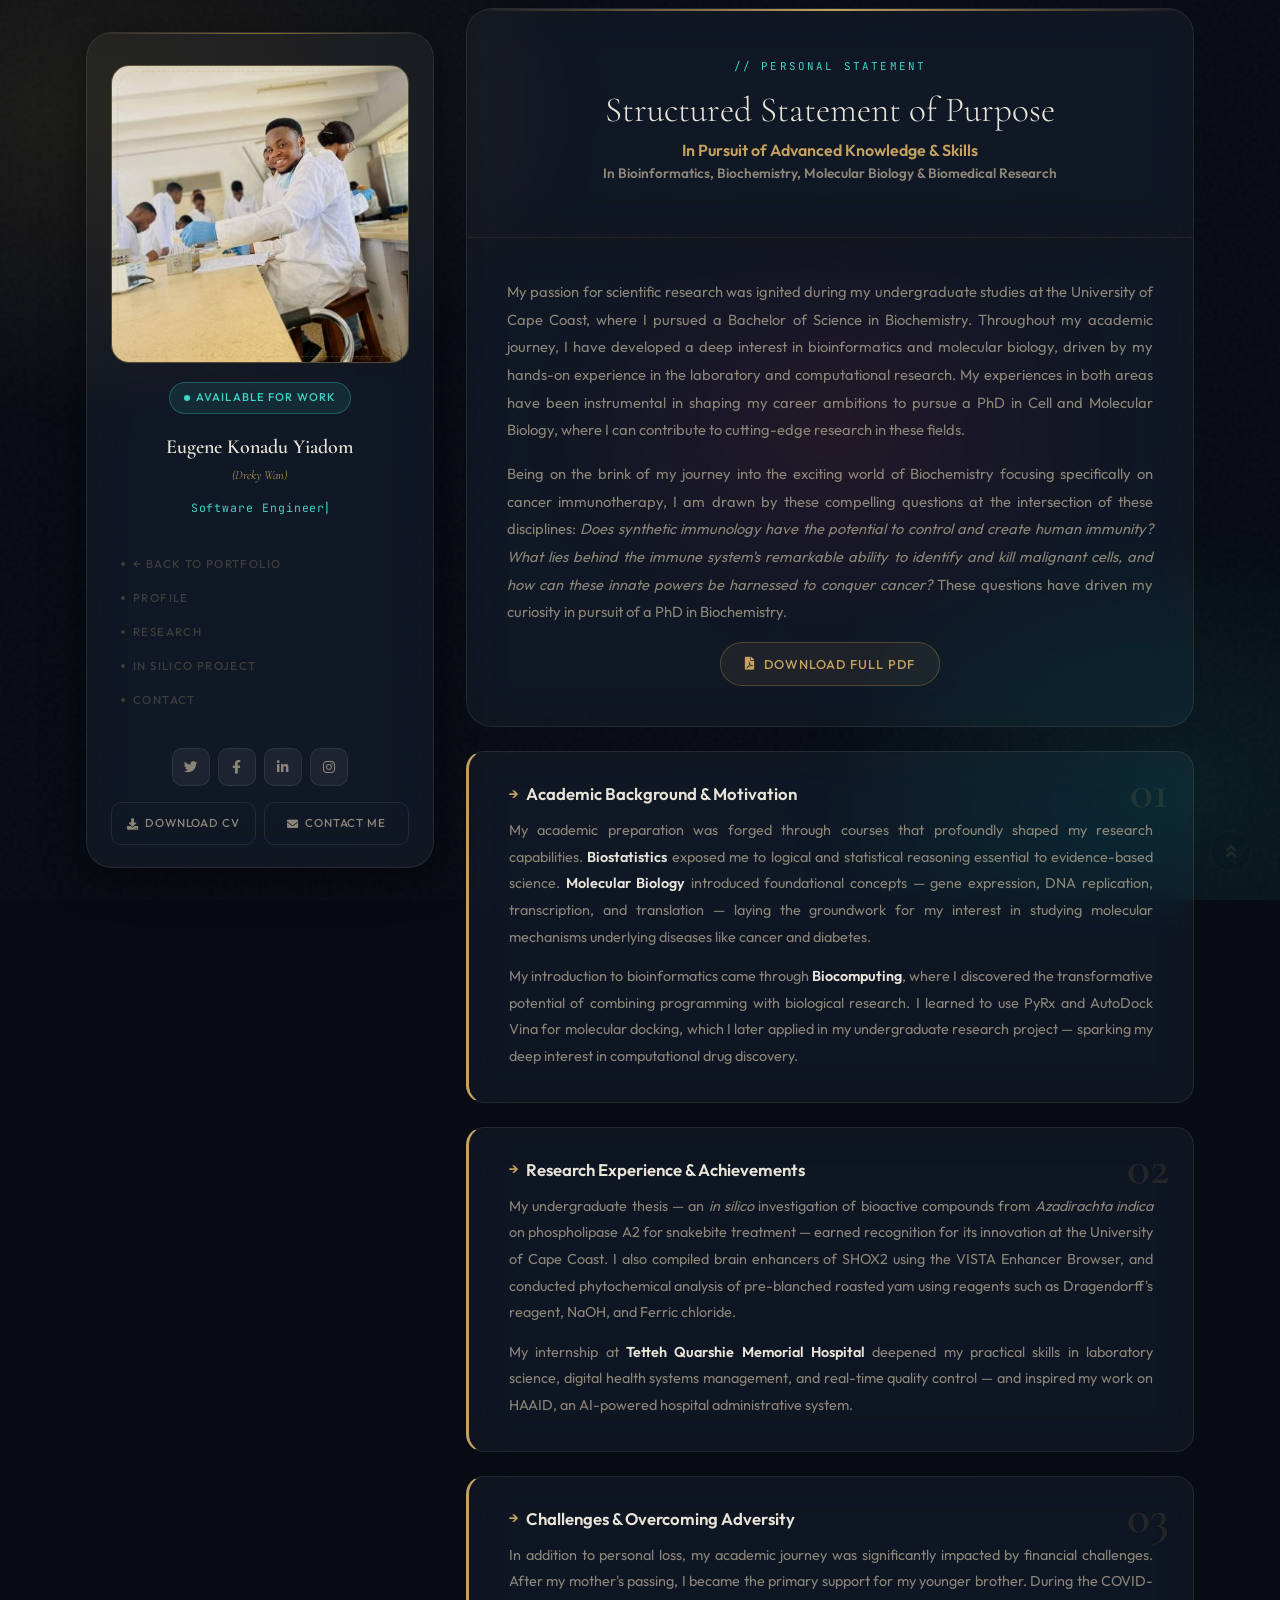
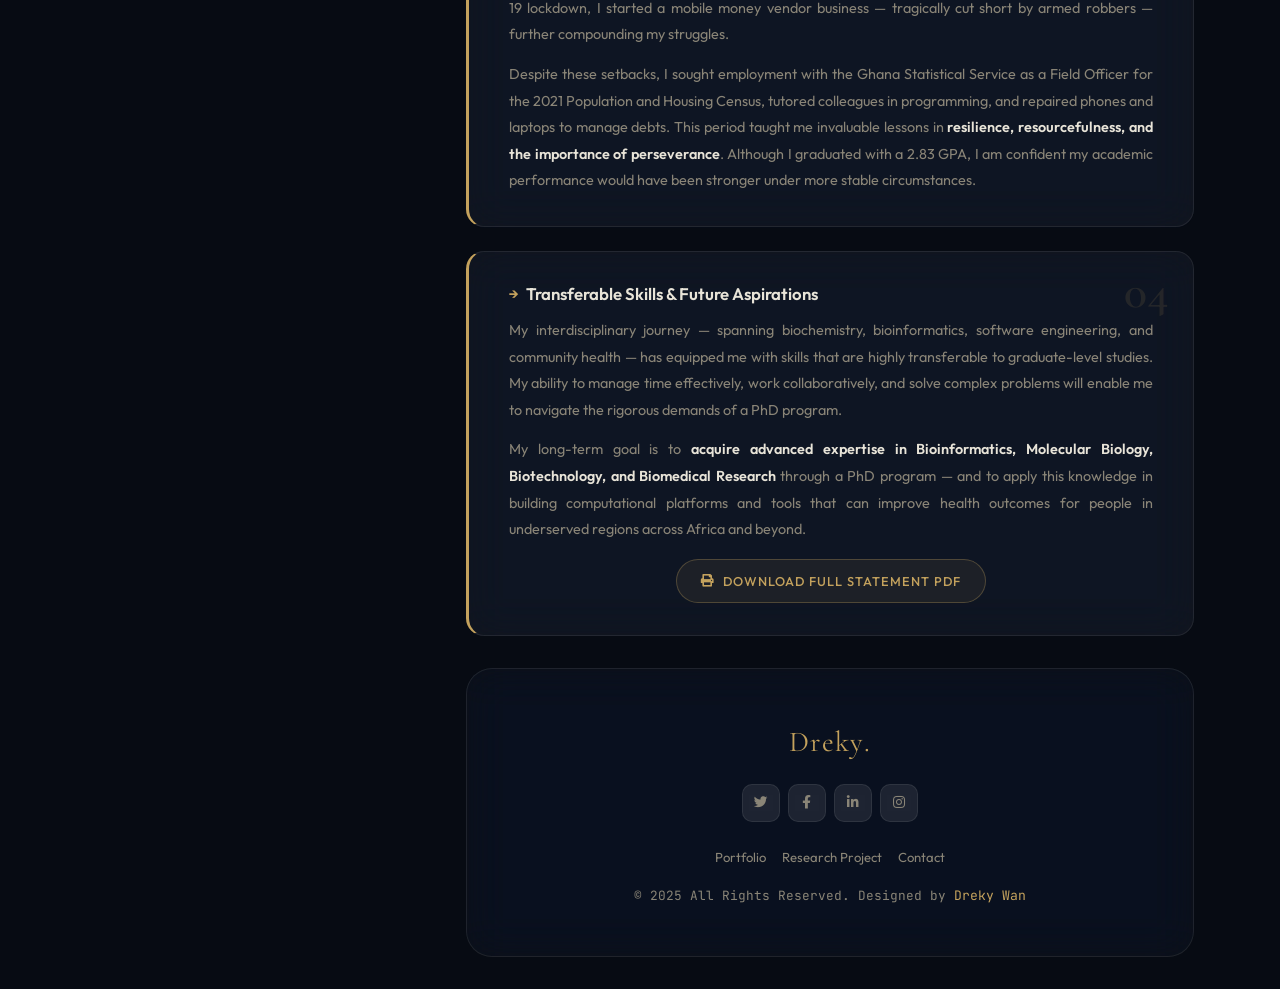
<file: eky.html>
<!DOCTYPE html>
<html lang="en">
<head>
  <meta charset="utf-8">
  <title>Statement of Purpose · Dreky</title>
  <meta name="viewport" content="width=device-width, initial-scale=1.0">
  <meta name="keywords" content="dreky, Eugene Konadu Yiadom, statement of purpose, bioinformatics, PhD, biochemistry">
  <meta name="description" content="Structured Statement of Purpose by Eugene Konadu Yiadom (Dreky) — In Pursuit of Advanced Knowledge in Bioinformatics, Biochemistry, and Biomedical Research.">

  <!-- Favicon -->
  <link href="img/logo.jpeg" rel="icon">

  <!-- Google Fonts -->
  <link rel="preconnect" href="https://fonts.googleapis.com">
  <link rel="preconnect" href="https://fonts.gstatic.com" crossorigin>
  <link href="https://fonts.googleapis.com/css2?family=Cormorant+Garamond:ital,wght@0,300;0,400;0,600;0,700;1,300;1,400&family=Outfit:wght@300;400;500;600&family=JetBrains+Mono:wght@300;400&display=swap" rel="stylesheet">

  <!-- Icons -->
  <link href="https://cdnjs.cloudflare.com/ajax/libs/font-awesome/5.10.0/css/all.min.css" rel="stylesheet">
  <link href="https://cdn.jsdelivr.net/npm/bootstrap-icons@1.4.1/font/bootstrap-icons.css" rel="stylesheet">

  <!-- Libraries -->
  <link href="lib/owlcarousel/assets/owl.carousel.min.css" rel="stylesheet">
  <link href="lib/lightbox/css/lightbox.min.css" rel="stylesheet">
  <link href="lib/animate/animate.min.css" rel="stylesheet">

  <!-- Bootstrap -->
  <link href="css/bootstrap.min.css" rel="stylesheet">
  <!-- Luxury skin -->
  <link href="css/style.css" rel="stylesheet">

  <style>
    body > .container { padding: 2rem 1rem; }

    /* Sidebar identical to index */
    .profile-img-wrap { position:relative; margin-bottom:1.2rem; }
    .profile-img-wrap::after {
      content:''; position:absolute; inset:6px;
      border-radius:calc(var(--r-md) + 2px);
      border:1px dashed rgba(196,162,93,0.25); pointer-events:none;
    }
    .avail-badge {
      display:inline-flex; align-items:center; gap:6px;
      padding:5px 14px; border-radius:50px; margin-bottom:1rem;
      background:rgba(63,214,200,0.1); border:1px solid rgba(63,214,200,0.3);
      font-size:0.7rem; color:var(--teal); letter-spacing:0.1em;
      text-transform:uppercase; font-weight:500;
    }
    .avail-dot { width:6px;height:6px;border-radius:50%;background:var(--teal);animation:pulse-green 2s infinite; }
    @keyframes pulse-green{0%,100%{box-shadow:0 0 0 0 rgba(63,214,200,0.5)}50%{box-shadow:0 0 0 6px rgba(63,214,200,0)}}
    .sidebar-nav { display:flex;flex-direction:column;gap:2px;margin:1rem 0; }
    .sidebar-nav a {
      font-size:0.72rem;letter-spacing:0.12em;text-transform:uppercase;
      color:var(--text-faint);padding:6px 10px;border-radius:6px;
      font-weight:500;transition:var(--transition);
      display:flex;align-items:center;gap:8px;
    }
    .sidebar-nav a::before { content:'';width:4px;height:4px;border-radius:50%;background:var(--text-faint);flex-shrink:0;transition:var(--transition); }
    .sidebar-nav a:hover,.sidebar-nav a.active { color:var(--gold);background:rgba(196,162,93,0.08); }
    .sidebar-nav a:hover::before,.sidebar-nav a.active::before { background:var(--gold); }
    .sidebar-btns { display:grid;grid-template-columns:1fr 1fr;gap:8px;margin-top:auto; }
    .sidebar-btns a {
      display:flex;align-items:center;justify-content:center;gap:6px;
      padding:10px 8px;font-size:0.72rem;letter-spacing:0.08em;
      text-transform:uppercase;font-weight:500;border-radius:var(--r-sm);
      border:1px solid var(--border);color:var(--text-muted);transition:var(--transition);
    }
    .sidebar-btns a:hover { border-color:var(--border-h);color:var(--gold);background:rgba(196,162,93,0.07); }

    /* SOP specific styles */
    .sop-header {
      background:var(--surface);
      backdrop-filter:var(--blur);-webkit-backdrop-filter:var(--blur);
      border:1px solid var(--border);border-radius:var(--r-lg);
      padding:3rem 2.5rem;text-align:center;margin-bottom:0;
      border-bottom:none;border-radius:var(--r-lg) var(--r-lg) 0 0;
      position:relative;overflow:hidden;
    }
    .sop-header::before {
      content:'';position:absolute;top:0;left:0;right:0;height:2px;
      background:linear-gradient(90deg,transparent,var(--gold),transparent);
    }
    .sop-header h2 {
      font-family:var(--font-display)!important;
      font-size:clamp(1.4rem,3vw,2.2rem)!important;
      font-weight:300!important;color:var(--text)!important;
      margin-bottom:0.6rem!important;
    }
    .sop-header h4 { color:var(--gold)!important;font-size:1rem!important;margin-bottom:0.3rem!important; }
    .sop-header h6 { color:var(--text-muted)!important;font-size:0.85rem!important; }

    .sop-body {
      background:var(--surface);
      backdrop-filter:var(--blur);-webkit-backdrop-filter:var(--blur);
      border:1px solid var(--border);border-radius:0 0 var(--r-lg) var(--r-lg);
      padding:2.5rem;border-top:1px solid rgba(196,162,93,0.1);
      margin-bottom:1.5rem;
    }
    .sop-body p { color:var(--text-muted);line-height:1.88;font-size:0.92rem;text-align:justify;margin-bottom:1rem; }

    .sop-section {
      background:var(--surface);
      backdrop-filter:var(--blur);-webkit-backdrop-filter:var(--blur);
      border:1px solid var(--border);border-left:3px solid var(--gold);
      border-radius:var(--r-md);padding:2rem 2.5rem;
      margin-bottom:1.5rem;transition:var(--transition);position:relative;
    }
    .sop-section:hover { border-color:var(--border-h);border-left-color:var(--gold);transform:translateX(3px); }
    .sop-section-num {
      font-family:var(--font-display);font-size:3rem;font-weight:600;
      color:rgba(196,162,93,0.12);position:absolute;top:1rem;right:1.5rem;
      line-height:1;
    }
    .sop-section h5 {
      font-size:1.05rem;font-weight:600;color:var(--text);
      margin-bottom:0.8rem;display:flex;align-items:center;gap:8px;
    }
    .sop-section h5::before {
      content:'→';color:var(--gold);font-size:0.9rem;
    }
    .sop-section p { color:var(--text-muted);line-height:1.85;font-size:0.9rem;text-align:justify;margin:0; }
    .sop-section p + p { margin-top:0.8rem; }

    .download-btn {
      display:inline-flex;align-items:center;gap:8px;
      padding:10px 24px;border-radius:50px;
      border:1px solid rgba(196,162,93,0.3);
      background:rgba(196,162,93,0.08);
      color:var(--gold);font-size:0.8rem;
      letter-spacing:0.08em;font-weight:500;
      transition:var(--transition);text-transform:uppercase;
    }
    .download-btn:hover { background:rgba(196,162,93,0.15);border-color:var(--border-h);color:var(--gold);transform:translateY(-2px); }

    @media(max-width:991.98px){ body>.container{padding:1rem;} }
  </style>
</head>
<body>

  <!-- Spinner -->
  <div id="spinner" class="show position-fixed w-100 vh-100 top-0 start-0 d-flex align-items-center justify-content-center" style="z-index:99999;background:var(--bg)">
    <div style="text-align:center">
      <div style="font-family:var(--font-display);font-size:2.5rem;color:var(--gold);letter-spacing:0.08em;margin-bottom:1rem">Dreky.</div>
      <div style="width:40px;height:40px;border:2px solid rgba(196,162,93,0.2);border-top-color:var(--gold);border-radius:50%;animation:spin 0.8s linear infinite;margin:0 auto"></div>
    </div>
  </div>
  <style>@keyframes spin{to{transform:rotate(360deg)}}</style>

  <div class="container">
    <div class="row g-4 g-lg-5">

      <!-- ─── SIDEBAR ──────────────────────────────────────── -->
      <div class="col-lg-4 sticky-lg-top mt-lg-4" style="z-index:10">
        <div class="d-flex flex-column h-100 text-center overflow-auto shadow">
          <div class="profile-img-wrap">
            <a href="index.html"><img src="img/dreky.jpg" alt="Eugene Konadu Yiadom"></a>
          </div>
          <div class="avail-badge d-inline-flex mx-auto">
            <span class="avail-dot"></span> Available for Work
          </div>
          <h3 class="mt-1 mb-1">
            <a href="index.html">Eugene Konadu Yiadom</a><br>
            <small>(Dreky Wan)</small>
          </h3>
          <div class="mb-3" style="height:22px">
            <span class="typed-text-output"></span>
            <div class="typed-text d-none">Software Engineer, Bioinformatician, Data Scientist, Research Analyst</div>
          </div>
          <nav class="sidebar-nav text-start">
            <a href="index.html">← Back to Portfolio</a>
            <a href="index.html#profile">Profile</a>
            <a href="index.html#research">Research</a>
            <a href="in_silico.html">In Silico Project</a>
            <a href="index.html#contact">Contact</a>
          </nav>
          <div class="d-flex justify-content-center gap-2 my-3">
            <a class="btn btn-square" href="https://twitter.com/EugeneKonaduYi1" target="_blank"><i class="fab fa-twitter"></i></a>
            <a class="btn btn-square" href="https://www.facebook.com/eugene.konadu.14" target="_blank"><i class="fab fa-facebook-f"></i></a>
            <a class="btn btn-square" href="https://www.linkedin.com/in/dreky" target="_blank"><i class="fab fa-linkedin-in"></i></a>
            <a class="btn btn-square" href="https://www.instagram.com/dreky_wan" target="_blank"><i class="fab fa-instagram"></i></a>
          </div>
          <div class="sidebar-btns mt-auto">
            <a href="img/Resume_or_CV.pdf" target="_blank"><i class="fas fa-download" style="font-size:0.7rem"></i> Download CV</a>
            <a href="index.html#contact"><i class="fas fa-envelope" style="font-size:0.7rem"></i> Contact Me</a>
          </div>
        </div>
      </div>
      <!-- ─── END SIDEBAR ───────────────────────────────────── -->

      <!-- ─── MAIN CONTENT ──────────────────────────────────── -->
      <div class="col-lg-8 mt-lg-4">

        <!-- SOP Header -->
        <section class="wow fadeInUp" data-wow-delay="0.1s" id="sop">
          <div class="sop-header">
            <div style="font-family:var(--font-mono);font-size:0.68rem;letter-spacing:0.2em;text-transform:uppercase;color:var(--teal);margin-bottom:0.8rem">// Personal Statement</div>
            <h2>Structured Statement of Purpose</h2>
            <h4>In Pursuit of Advanced Knowledge &amp; Skills</h4>
            <h6>In Bioinformatics, Biochemistry, Molecular Biology &amp; Biomedical Research</h6>
          </div>
          <div class="sop-body">
            <p>My passion for scientific research was ignited during my undergraduate studies at the University of Cape Coast, where I pursued a Bachelor of Science in Biochemistry. Throughout my academic journey, I have developed a deep interest in bioinformatics and molecular biology, driven by my hands-on experience in the laboratory and computational research. My experiences in both areas have been instrumental in shaping my career ambitions to pursue a PhD in Cell and Molecular Biology, where I can contribute to cutting-edge research in these fields.</p>
            <p>Being on the brink of my journey into the exciting world of Biochemistry focusing specifically on cancer immunotherapy, I am drawn by these compelling questions at the intersection of these disciplines: <em>Does synthetic immunology have the potential to control and create human immunity? What lies behind the immune system's remarkable ability to identify and kill malignant cells, and how can these innate powers be harnessed to conquer cancer?</em> These questions have driven my curiosity in pursuit of a PhD in Biochemistry.</p>
            <div class="text-center mt-2">
              <a href="img/Structured-Statement-of-purpose.pdf" target="_blank" class="download-btn">
                <i class="fa fa-file-pdf"></i> Download Full PDF
              </a>
            </div>
          </div>
        </section>

        <!-- SOP Sections -->
        <section class="wow fadeInUp" data-wow-delay="0.15s">

          <div class="sop-section">
            <div class="sop-section-num">01</div>
            <h5>Academic Background &amp; Motivation</h5>
            <p>My academic preparation was forged through courses that profoundly shaped my research capabilities. <strong>Biostatistics</strong> exposed me to logical and statistical reasoning essential to evidence-based science. <strong>Molecular Biology</strong> introduced foundational concepts — gene expression, DNA replication, transcription, and translation — laying the groundwork for my interest in studying molecular mechanisms underlying diseases like cancer and diabetes.</p>
            <p>My introduction to bioinformatics came through <strong>Biocomputing</strong>, where I discovered the transformative potential of combining programming with biological research. I learned to use PyRx and AutoDock Vina for molecular docking, which I later applied in my undergraduate research project — sparking my deep interest in computational drug discovery.</p>
          </div>

          <div class="sop-section">
            <div class="sop-section-num">02</div>
            <h5>Research Experience &amp; Achievements</h5>
            <p>My undergraduate thesis — an <em>in silico</em> investigation of bioactive compounds from <em>Azadirachta indica</em> on phospholipase A2 for snakebite treatment — earned recognition for its innovation at the University of Cape Coast. I also compiled brain enhancers of SHOX2 using the VISTA Enhancer Browser, and conducted phytochemical analysis of pre-blanched roasted yam using reagents such as Dragendorff's reagent, NaOH, and Ferric chloride.</p>
            <p>My internship at <strong>Tetteh Quarshie Memorial Hospital</strong> deepened my practical skills in laboratory science, digital health systems management, and real-time quality control — and inspired my work on HAAID, an AI-powered hospital administrative system.</p>
          </div>

          <div class="sop-section">
            <div class="sop-section-num">03</div>
            <h5>Challenges &amp; Overcoming Adversity</h5>
            <p>In addition to personal loss, my academic journey was significantly impacted by financial challenges. After my mother's passing, I became the primary support for my younger brother. During the COVID-19 lockdown, I started a mobile money vendor business — tragically cut short by armed robbers — further compounding my struggles.</p>
            <p>Despite these setbacks, I sought employment with the Ghana Statistical Service as a Field Officer for the 2021 Population and Housing Census, tutored colleagues in programming, and repaired phones and laptops to manage debts. This period taught me invaluable lessons in <strong>resilience, resourcefulness, and the importance of perseverance</strong>. Although I graduated with a 2.83 GPA, I am confident my academic performance would have been stronger under more stable circumstances.</p>
          </div>

          <div class="sop-section">
            <div class="sop-section-num">04</div>
            <h5>Transferable Skills &amp; Future Aspirations</h5>
            <p>My interdisciplinary journey — spanning biochemistry, bioinformatics, software engineering, and community health — has equipped me with skills that are highly transferable to graduate-level studies. My ability to manage time effectively, work collaboratively, and solve complex problems will enable me to navigate the rigorous demands of a PhD program.</p>
            <p>My long-term goal is to <strong>acquire advanced expertise in Bioinformatics, Molecular Biology, Biotechnology, and Biomedical Research</strong> through a PhD program — and to apply this knowledge in building computational platforms and tools that can improve health outcomes for people in underserved regions across Africa and beyond.</p>
            <div class="mt-3 text-center">
              <a href="img/Structured-Statement-of-purpose.pdf" target="_blank" class="download-btn">
                <i class="fa fa-print"></i> Download Full Statement PDF
              </a>
            </div>
          </div>

        </section>
        <!-- END SOP sections -->

        <!-- Footer -->
        <section class="wow fadeIn" data-wow-delay="0.1s">
          <div class="bg-secondary text-light text-center p-5">
            <div style="font-family:var(--font-display);font-size:1.8rem;color:var(--gold);margin-bottom:1rem;letter-spacing:0.05em">Dreky.</div>
            <div class="d-flex justify-content-center mb-4 gap-2">
              <a class="btn btn-dark btn-square" href="https://twitter.com/EugeneKonaduYi1" target="_blank"><i class="fab fa-twitter"></i></a>
              <a class="btn btn-dark btn-square" href="https://www.facebook.com/eugene.konadu.14" target="_blank"><i class="fab fa-facebook-f"></i></a>
              <a class="btn btn-dark btn-square" href="https://www.linkedin.com/in/eugene-konadu-yiadom-11b4b5151" target="_blank"><i class="fab fa-linkedin-in"></i></a>
              <a class="btn btn-dark btn-square" href="https://www.instagram.com/dreky_wan" target="_blank"><i class="fab fa-instagram"></i></a>
            </div>
            <div class="d-flex justify-content-center mb-3 flex-wrap gap-3">
              <a href="index.html">Portfolio</a>
              <a href="in_silico.html">Research Project</a>
              <a href="index.html#contact">Contact</a>
            </div>
            <p class="m-0">&copy; 2025 All Rights Reserved. Designed by <a href="https://eugenekonadu.github.io/dreky/">Dreky Wan</a></p>
          </div>
        </section>

      </div>
    </div>
  </div>

  <!-- Back to Top -->
  <a href="#" class="back-to-top d-flex align-items-center justify-content-center">
    <i class="fa fa-angle-double-up"></i>
  </a>

  <script src="https://code.jquery.com/jquery-3.6.0.min.js"></script>
  <script src="https://stackpath.bootstrapcdn.com/bootstrap/4.4.1/js/bootstrap.bundle.min.js"></script>
  <script src="lib/wow/wow.min.js"></script>
  <script src="lib/typed/typed.min.js"></script>
  <script src="lib/easing/easing.min.js"></script>
  <script src="js/main.js"></script>
</body>
</html>
</file>
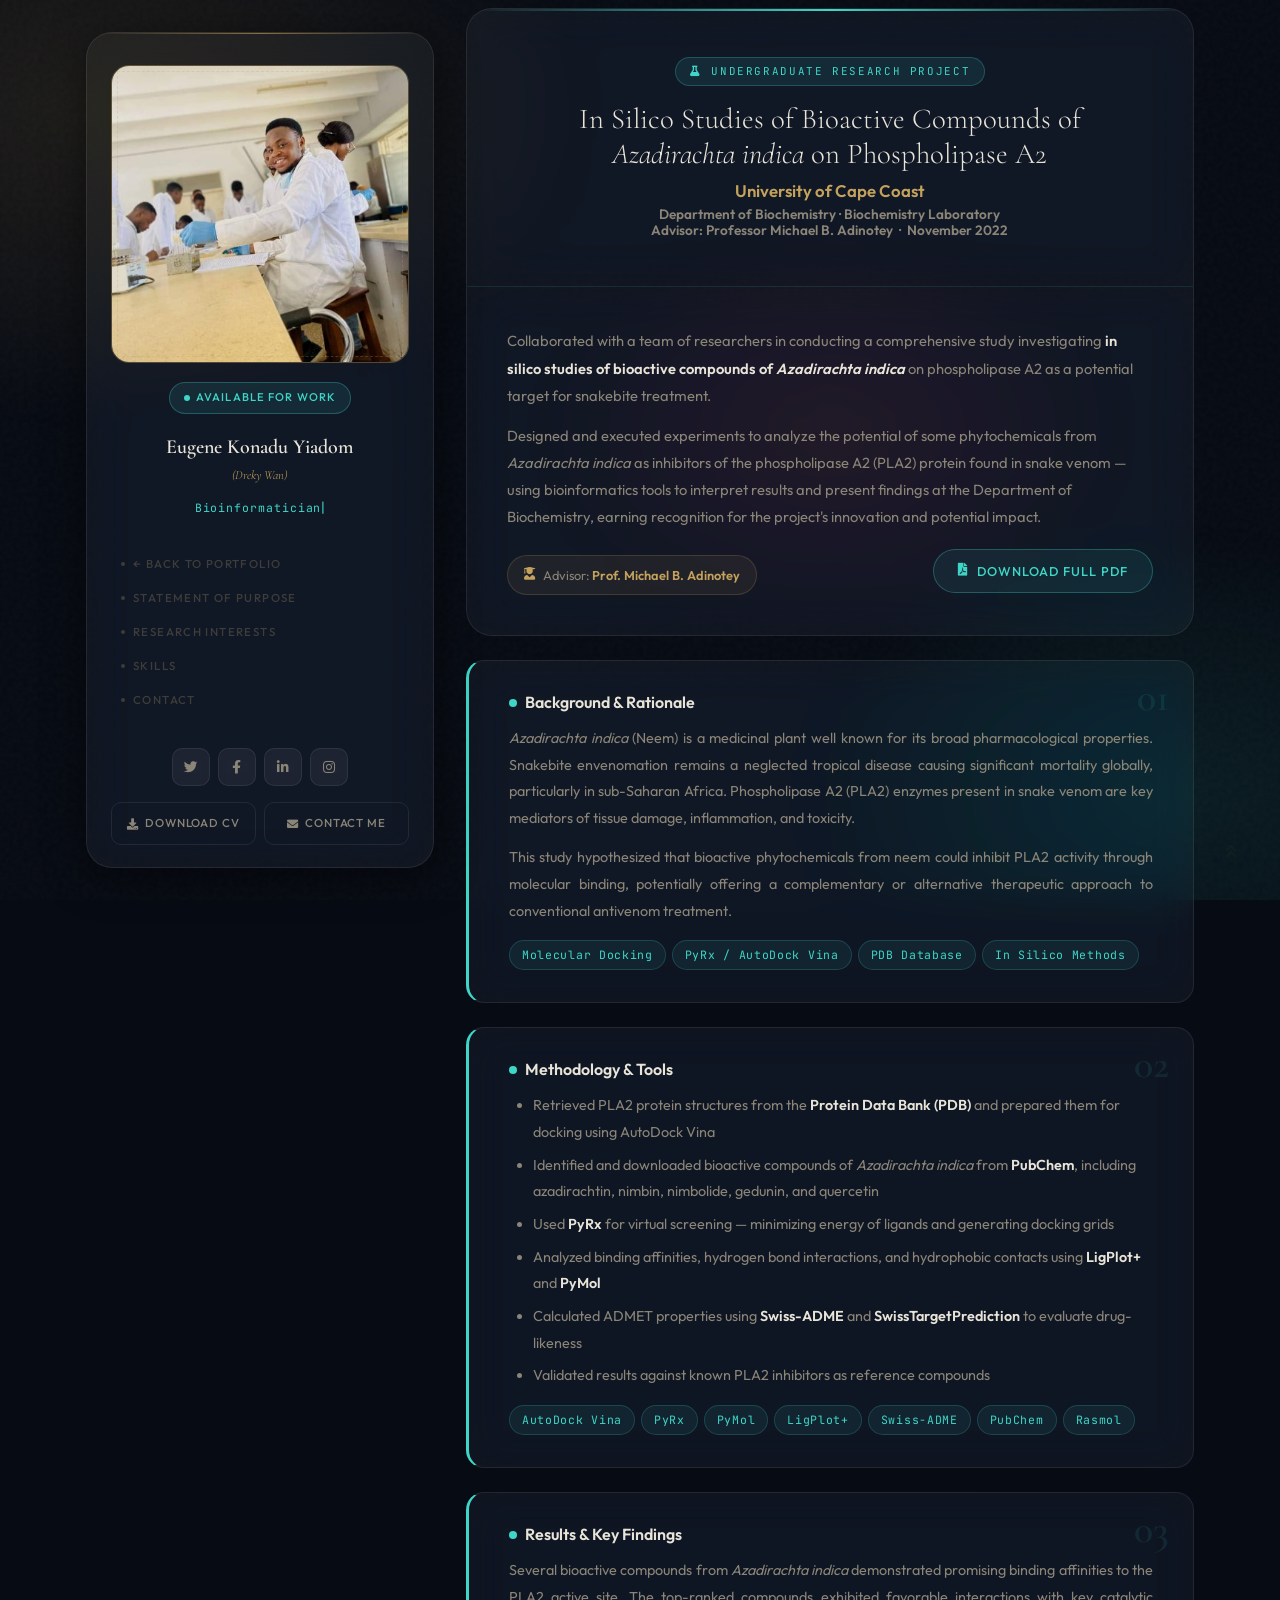
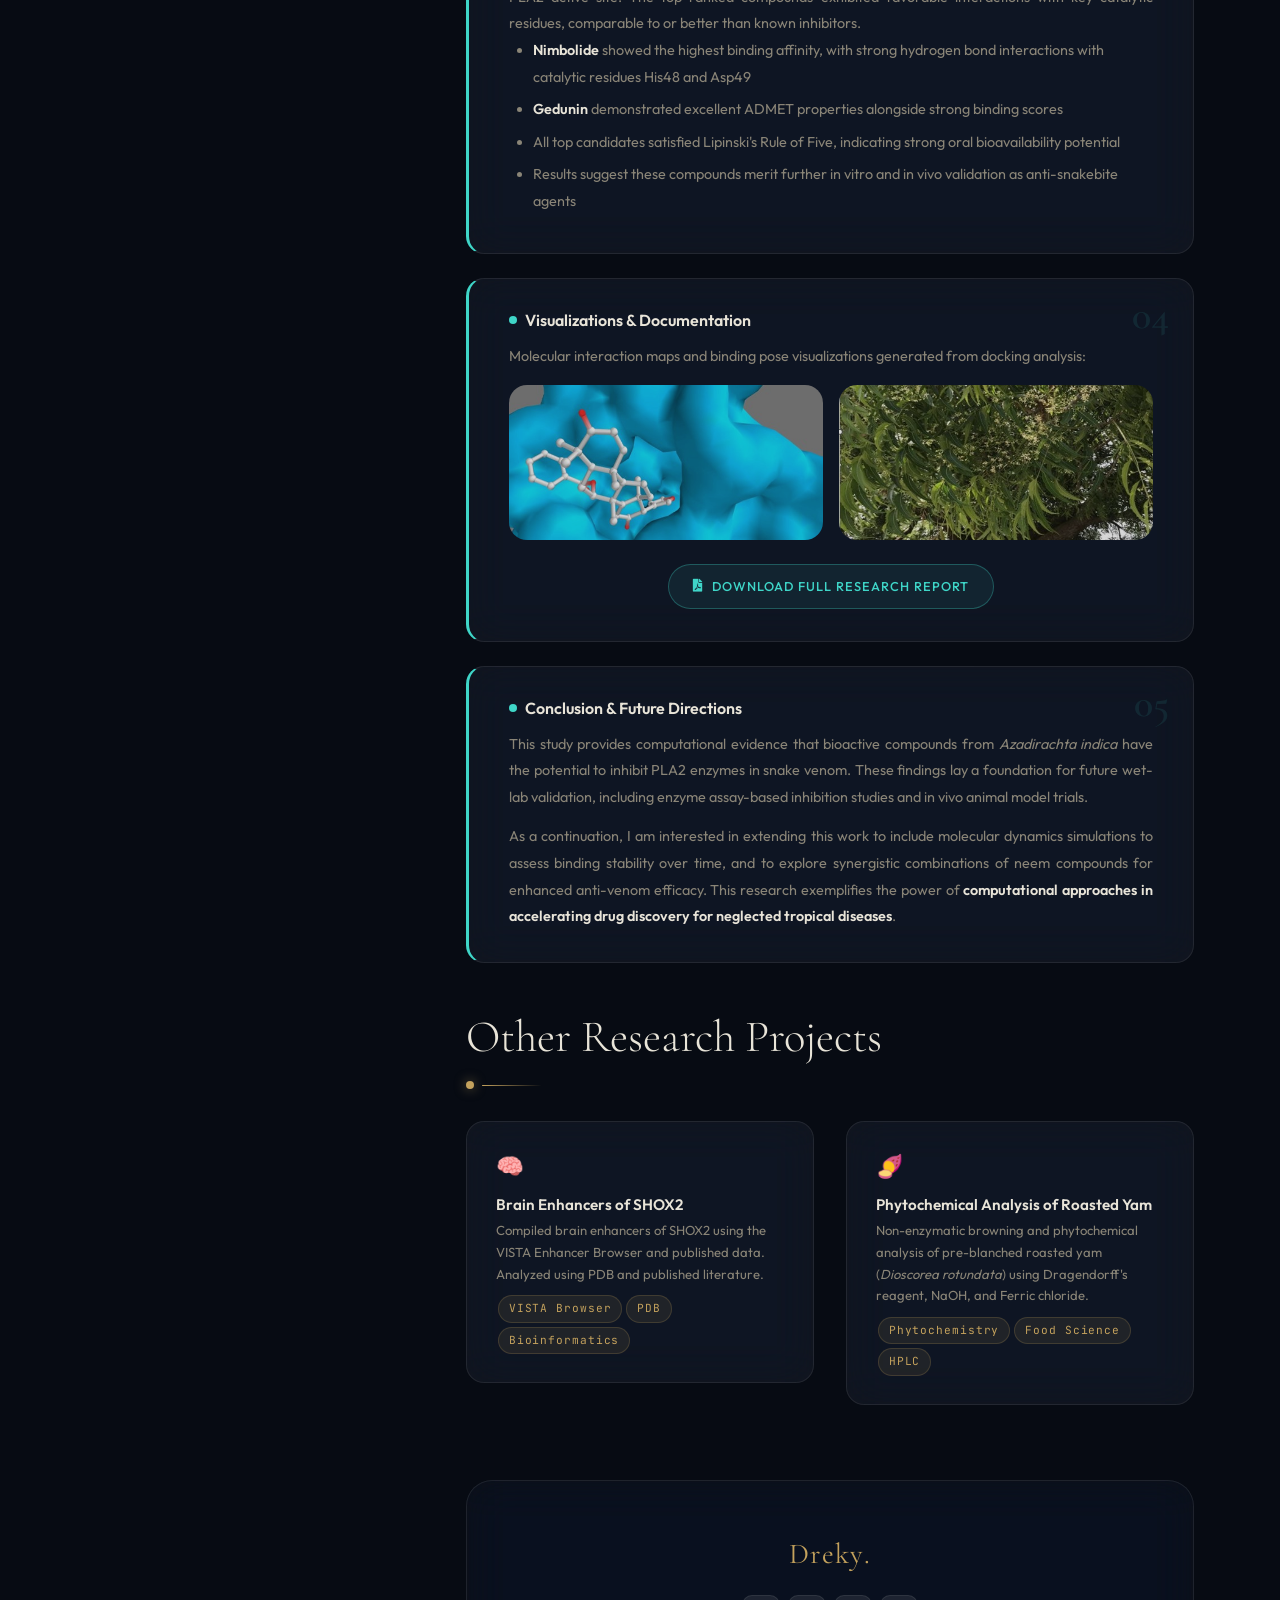
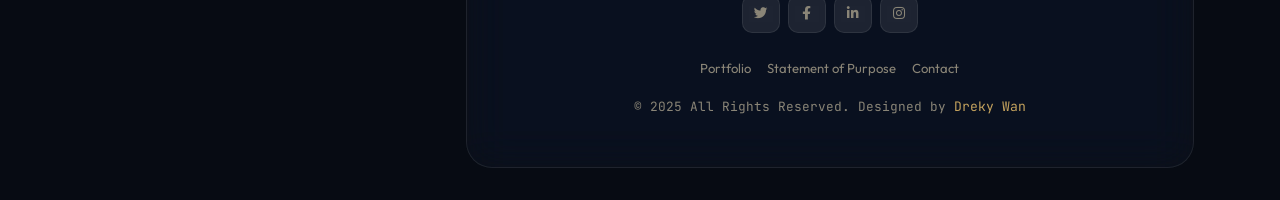
<file: in_silico.html>
<!DOCTYPE html>
<html lang="en">
<head>
  <meta charset="utf-8">
  <title>In Silico Research · Dreky</title>
  <meta name="viewport" content="width=device-width, initial-scale=1.0">
  <meta name="keywords" content="dreky, in silico, azadirachta indica, phospholipase A2, snakebite, bioinformatics, molecular docking, UCC">
  <meta name="description" content="Undergraduate Research Project: In silico studies of bioactive compounds of Azadirachta indica on phospholipase A2 as a potential target for snakebite treatment — by Eugene Konadu Yiadom.">

  <link href="img/logo.jpeg" rel="icon">
  <link rel="preconnect" href="https://fonts.googleapis.com">
  <link rel="preconnect" href="https://fonts.gstatic.com" crossorigin>
  <link href="https://fonts.googleapis.com/css2?family=Cormorant+Garamond:ital,wght@0,300;0,400;0,600;0,700;1,300;1,400&family=Outfit:wght@300;400;500;600&family=JetBrains+Mono:wght@300;400&display=swap" rel="stylesheet">
  <link href="https://cdnjs.cloudflare.com/ajax/libs/font-awesome/5.10.0/css/all.min.css" rel="stylesheet">
  <link href="https://cdn.jsdelivr.net/npm/bootstrap-icons@1.4.1/font/bootstrap-icons.css" rel="stylesheet">
  <link href="lib/owlcarousel/assets/owl.carousel.min.css" rel="stylesheet">
  <link href="lib/lightbox/css/lightbox.min.css" rel="stylesheet">
  <link href="lib/animate/animate.min.css" rel="stylesheet">
  <link href="css/bootstrap.min.css" rel="stylesheet">
  <link href="css/style.css" rel="stylesheet">

  <style>
    body > .container { padding: 2rem 1rem; }

    /* Sidebar */
    .profile-img-wrap { position:relative;margin-bottom:1.2rem; }
    .profile-img-wrap::after { content:'';position:absolute;inset:6px;border-radius:calc(var(--r-md)+2px);border:1px dashed rgba(196,162,93,0.25);pointer-events:none; }
    .avail-badge { display:inline-flex;align-items:center;gap:6px;padding:5px 14px;border-radius:50px;margin-bottom:1rem;background:rgba(63,214,200,0.1);border:1px solid rgba(63,214,200,0.3);font-size:0.7rem;color:var(--teal);letter-spacing:0.1em;text-transform:uppercase;font-weight:500; }
    .avail-dot { width:6px;height:6px;border-radius:50%;background:var(--teal);animation:pulse-green 2s infinite; }
    @keyframes pulse-green{0%,100%{box-shadow:0 0 0 0 rgba(63,214,200,0.5)}50%{box-shadow:0 0 0 6px rgba(63,214,200,0)}}
    .sidebar-nav { display:flex;flex-direction:column;gap:2px;margin:1rem 0; }
    .sidebar-nav a { font-size:0.72rem;letter-spacing:0.12em;text-transform:uppercase;color:var(--text-faint);padding:6px 10px;border-radius:6px;font-weight:500;transition:var(--transition);display:flex;align-items:center;gap:8px; }
    .sidebar-nav a::before { content:'';width:4px;height:4px;border-radius:50%;background:var(--text-faint);flex-shrink:0;transition:var(--transition); }
    .sidebar-nav a:hover,.sidebar-nav a.active { color:var(--gold);background:rgba(196,162,93,0.08); }
    .sidebar-nav a:hover::before,.sidebar-nav a.active::before { background:var(--gold); }
    .sidebar-btns { display:grid;grid-template-columns:1fr 1fr;gap:8px;margin-top:auto; }
    .sidebar-btns a { display:flex;align-items:center;justify-content:center;gap:6px;padding:10px 8px;font-size:0.72rem;letter-spacing:0.08em;text-transform:uppercase;font-weight:500;border-radius:var(--r-sm);border:1px solid var(--border);color:var(--text-muted);transition:var(--transition); }
    .sidebar-btns a:hover { border-color:var(--border-h);color:var(--gold);background:rgba(196,162,93,0.07); }

    /* Research header */
    .research-header {
      background:var(--surface);backdrop-filter:var(--blur);-webkit-backdrop-filter:var(--blur);
      border:1px solid var(--border);border-radius:var(--r-lg) var(--r-lg) 0 0;
      padding:3rem 2.5rem;text-align:center;
      border-bottom:none;position:relative;overflow:hidden;
    }
    .research-header::before { content:'';position:absolute;top:0;left:0;right:0;height:2px;background:linear-gradient(90deg,transparent,var(--teal),transparent); }
    .research-header .rh-tag {
      display:inline-flex;align-items:center;gap:6px;
      padding:4px 14px;border-radius:50px;margin-bottom:1rem;
      background:rgba(63,214,200,0.1);border:1px solid rgba(63,214,200,0.25);
      font-family:var(--font-mono);font-size:0.68rem;color:var(--teal);
      letter-spacing:0.15em;text-transform:uppercase;
    }
    .research-header h1 { font-family:var(--font-display)!important;font-size:clamp(1.2rem,2.5vw,1.8rem)!important;font-weight:300!important;color:var(--text)!important;margin-bottom:0.6rem!important; }
    .research-header h3 { color:var(--gold)!important;font-size:1.05rem!important;margin-bottom:0.3rem!important; }
    .research-header h5,
    .research-header h6 { color:var(--text-muted)!important;font-size:0.85rem!important;margin:0!important; }

    .research-intro {
      background:var(--surface);backdrop-filter:var(--blur);-webkit-backdrop-filter:var(--blur);
      border:1px solid var(--border);border-radius:0 0 var(--r-lg) var(--r-lg);
      padding:2.5rem;border-top:1px solid rgba(63,214,200,0.12);margin-bottom:1.5rem;
    }
    .research-intro p { color:var(--text-muted);line-height:1.85;font-size:0.92rem;margin-bottom:0.8rem; }
    .research-intro strong { color:var(--text); }
    .advisor-badge {
      display:inline-flex;align-items:center;gap:8px;
      padding:8px 16px;border-radius:50px;margin-top:0.5rem;
      background:rgba(196,162,93,0.08);border:1px solid rgba(196,162,93,0.2);
      font-size:0.8rem;color:var(--text-muted);
    }
    .advisor-badge strong { color:var(--gold); }

    /* Research sections */
    .rs-card {
      background:var(--surface);backdrop-filter:var(--blur);-webkit-backdrop-filter:var(--blur);
      border:1px solid var(--border);border-left:3px solid var(--teal);
      border-radius:var(--r-md);padding:2rem 2.5rem;margin-bottom:1.5rem;
      transition:var(--transition);position:relative;
    }
    .rs-card:hover { border-color:rgba(63,214,200,0.35);transform:translateX(3px); }
    .rs-card-num { font-family:var(--font-display);font-size:2.5rem;font-weight:600;color:rgba(63,214,200,0.1);position:absolute;top:1rem;right:1.5rem;line-height:1; }
    .rs-card h5 { font-size:1rem;font-weight:600;color:var(--text);margin-bottom:0.8rem;display:flex;align-items:center;gap:8px; }
    .rs-card h5::before { content:''; display:inline-block;width:8px;height:8px;border-radius:50%;background:var(--teal);flex-shrink:0; }
    .rs-card p { color:var(--text-muted);line-height:1.85;font-size:0.9rem;text-align:justify;margin:0; }
    .rs-card p + p { margin-top:0.8rem; }
    .rs-card ul { color:var(--text-muted);font-size:0.9rem;line-height:1.85;padding-left:1.5rem;margin:0; }
    .rs-card ul li { margin-bottom:6px; }
    .rs-card i em { font-style:italic;color:var(--gold); }

    /* Method pills */
    .method-pills { display:flex;flex-wrap:wrap;gap:6px;margin-top:1rem; }
    .method-pill {
      padding:4px 12px;border-radius:50px;
      background:rgba(63,214,200,0.08);border:1px solid rgba(63,214,200,0.2);
      color:var(--teal);font-size:0.72rem;letter-spacing:0.06em;
      font-family:var(--font-mono);
    }

    /* Gallery in research page */
    .rs-gallery { display:grid;grid-template-columns:1fr 1fr;gap:1rem;margin-top:1rem; }
    .rs-gallery img { border-radius:var(--r-md);filter:brightness(0.85) saturate(0.9);transition:var(--transition);cursor:pointer; }
    .rs-gallery img:hover { filter:brightness(1) saturate(1.1);transform:scale(1.02); }

    .download-btn { display:inline-flex;align-items:center;gap:8px;padding:10px 24px;border-radius:50px;border:1px solid rgba(63,214,200,0.3);background:rgba(63,214,200,0.08);color:var(--teal);font-size:0.8rem;letter-spacing:0.08em;font-weight:500;transition:var(--transition);text-transform:uppercase; }
    .download-btn:hover { background:rgba(63,214,200,0.15);border-color:rgba(63,214,200,0.4);color:var(--teal);transform:translateY(-2px); }

    @media(max-width:991.98px){body>.container{padding:1rem;}}
    @media(max-width:576px){.rs-gallery{grid-template-columns:1fr;}}
  </style>
</head>
<body>

  <!-- Spinner -->
  <div id="spinner" class="show position-fixed w-100 vh-100 top-0 start-0 d-flex align-items-center justify-content-center" style="z-index:99999;background:var(--bg)">
    <div style="text-align:center">
      <div style="font-family:var(--font-display);font-size:2.5rem;color:var(--gold);letter-spacing:0.08em;margin-bottom:1rem">Dreky.</div>
      <div style="width:40px;height:40px;border:2px solid rgba(196,162,93,0.2);border-top-color:var(--gold);border-radius:50%;animation:spin 0.8s linear infinite;margin:0 auto"></div>
    </div>
  </div>
  <style>@keyframes spin{to{transform:rotate(360deg)}}</style>

  <div class="container">
    <div class="row g-4 g-lg-5">

      <!-- ─── SIDEBAR ──────────────────────────────────────── -->
      <div class="col-lg-4 sticky-lg-top mt-lg-4" style="z-index:10">
        <div class="d-flex flex-column h-100 text-center overflow-auto shadow">
          <div class="profile-img-wrap">
            <a href="index.html"><img src="img/dreky.jpg" alt="Eugene Konadu Yiadom"></a>
          </div>
          <div class="avail-badge d-inline-flex mx-auto">
            <span class="avail-dot"></span> Available for Work
          </div>
          <h3 class="mt-1 mb-1">
            <a href="index.html">Eugene Konadu Yiadom</a><br>
            <small>(Dreky Wan)</small>
          </h3>
          <div class="mb-3" style="height:22px">
            <span class="typed-text-output"></span>
            <div class="typed-text d-none">Bioinformatician, Research Analyst, Software Engineer, Data Scientist</div>
          </div>
          <nav class="sidebar-nav text-start">
            <a href="index.html">← Back to Portfolio</a>
            <a href="eky.html">Statement of Purpose</a>
            <a href="index.html#research">Research Interests</a>
            <a href="index.html#skills">Skills</a>
            <a href="index.html#contact">Contact</a>
          </nav>
          <div class="d-flex justify-content-center gap-2 my-3">
            <a class="btn btn-square" href="https://twitter.com/EugeneKonaduYi1" target="_blank"><i class="fab fa-twitter"></i></a>
            <a class="btn btn-square" href="https://www.facebook.com/eugene.konadu.14" target="_blank"><i class="fab fa-facebook-f"></i></a>
            <a class="btn btn-square" href="https://www.linkedin.com/in/dreky" target="_blank"><i class="fab fa-linkedin-in"></i></a>
            <a class="btn btn-square" href="https://www.instagram.com/dreky_wan" target="_blank"><i class="fab fa-instagram"></i></a>
          </div>
          <div class="sidebar-btns mt-auto">
            <a href="img/Resume_or_CV.pdf" target="_blank"><i class="fas fa-download" style="font-size:0.7rem"></i> Download CV</a>
            <a href="index.html#contact"><i class="fas fa-envelope" style="font-size:0.7rem"></i> Contact Me</a>
          </div>
        </div>
      </div>
      <!-- ─── END SIDEBAR ───────────────────────────────────── -->

      <!-- ─── MAIN CONTENT ──────────────────────────────────── -->
      <div class="col-lg-8 mt-lg-4">

        <!-- Research Header -->
        <section class="wow fadeInUp" data-wow-delay="0.1s">
          <div class="research-header">
            <div class="rh-tag"><i class="fa fa-flask" style="margin-right:4px"></i> Undergraduate Research Project</div>
            <h1>In Silico Studies of Bioactive Compounds of<br><em>Azadirachta indica</em> on Phospholipase A2</h1>
            <h3>University of Cape Coast</h3>
            <h5>Department of Biochemistry · Biochemistry Laboratory</h5>
            <h6>Advisor: Professor Michael B. Adinotey &nbsp;·&nbsp; November 2022</h6>
          </div>
          <div class="research-intro">
            <p>Collaborated with a team of researchers in conducting a comprehensive study investigating <strong>in silico studies of bioactive compounds of <em>Azadirachta indica</em></strong> on phospholipase A2 as a potential target for snakebite treatment.</p>
            <p>Designed and executed experiments to analyze the potential of some phytochemicals from <em>Azadirachta indica</em> as inhibitors of the phospholipase A2 (PLA2) protein found in snake venom — using bioinformatics tools to interpret results and present findings at the Department of Biochemistry, earning recognition for the project's innovation and potential impact.</p>
            <div class="d-flex align-items-center justify-content-between flex-wrap gap-3 mt-3">
              <div class="advisor-badge">
                <i class="fa fa-user-graduate" style="color:var(--gold)"></i>
                <span>Advisor: <strong>Prof. Michael B. Adinotey</strong></span>
              </div>
              <a href="img/In silico final project.pdf" target="_blank" class="download-btn">
                <i class="fa fa-file-pdf"></i> Download Full PDF
              </a>
            </div>
          </div>
        </section>

        <!-- Research Sections -->
        <section class="wow fadeInUp" data-wow-delay="0.15s">

          <div class="rs-card">
            <div class="rs-card-num">01</div>
            <h5>Background &amp; Rationale</h5>
            <p><em>Azadirachta indica</em> (Neem) is a medicinal plant well known for its broad pharmacological properties. Snakebite envenomation remains a neglected tropical disease causing significant mortality globally, particularly in sub-Saharan Africa. Phospholipase A2 (PLA2) enzymes present in snake venom are key mediators of tissue damage, inflammation, and toxicity.</p>
            <p>This study hypothesized that bioactive phytochemicals from neem could inhibit PLA2 activity through molecular binding, potentially offering a complementary or alternative therapeutic approach to conventional antivenom treatment.</p>
            <div class="method-pills">
              <span class="method-pill">Molecular Docking</span>
              <span class="method-pill">PyRx / AutoDock Vina</span>
              <span class="method-pill">PDB Database</span>
              <span class="method-pill">In Silico Methods</span>
            </div>
          </div>

          <div class="rs-card">
            <div class="rs-card-num">02</div>
            <h5>Methodology &amp; Tools</h5>
            <ul>
              <li>Retrieved PLA2 protein structures from the <strong>Protein Data Bank (PDB)</strong> and prepared them for docking using AutoDock Vina</li>
              <li>Identified and downloaded bioactive compounds of <em>Azadirachta indica</em> from <strong>PubChem</strong>, including azadirachtin, nimbin, nimbolide, gedunin, and quercetin</li>
              <li>Used <strong>PyRx</strong> for virtual screening — minimizing energy of ligands and generating docking grids</li>
              <li>Analyzed binding affinities, hydrogen bond interactions, and hydrophobic contacts using <strong>LigPlot+</strong> and <strong>PyMol</strong></li>
              <li>Calculated ADMET properties using <strong>Swiss-ADME</strong> and <strong>SwissTargetPrediction</strong> to evaluate drug-likeness</li>
              <li>Validated results against known PLA2 inhibitors as reference compounds</li>
            </ul>
            <div class="method-pills">
              <span class="method-pill">AutoDock Vina</span>
              <span class="method-pill">PyRx</span>
              <span class="method-pill">PyMol</span>
              <span class="method-pill">LigPlot+</span>
              <span class="method-pill">Swiss-ADME</span>
              <span class="method-pill">PubChem</span>
              <span class="method-pill">Rasmol</span>
            </div>
          </div>

          <div class="rs-card">
            <div class="rs-card-num">03</div>
            <h5>Results &amp; Key Findings</h5>
            <p>Several bioactive compounds from <em>Azadirachta indica</em> demonstrated promising binding affinities to the PLA2 active site. The top-ranked compounds exhibited favorable interactions with key catalytic residues, comparable to or better than known inhibitors.</p>
            <ul>
              <li><strong>Nimbolide</strong> showed the highest binding affinity, with strong hydrogen bond interactions with catalytic residues His48 and Asp49</li>
              <li><strong>Gedunin</strong> demonstrated excellent ADMET properties alongside strong binding scores</li>
              <li>All top candidates satisfied Lipinski's Rule of Five, indicating strong oral bioavailability potential</li>
              <li>Results suggest these compounds merit further in vitro and in vivo validation as anti-snakebite agents</li>
            </ul>
          </div>

          <!-- Gallery -->
          <div class="rs-card">
            <div class="rs-card-num">04</div>
            <h5>Visualizations &amp; Documentation</h5>
            <p>Molecular interaction maps and binding pose visualizations generated from docking analysis:</p>
            <div class="rs-gallery">
              <a href="img/bind_pla2.jpg" data-lightbox="research" data-title="Molecular Binding — PLA2 active site interactions">
                <img src="img/bind_pla2.jpg" alt="PLA2 molecular binding visualization" class="img-fluid">
              </a>
              <a href="img/neem_leaves.jpg" data-lightbox="research" data-title="Azadirachta indica — Neem plant source material">
                <img src="img/neem_leaves.jpg" alt="Neem leaves — Azadirachta indica" class="img-fluid">
              </a>
            </div>
            <div class="text-center mt-4">
              <a href="img/In silico final project.pdf" target="_blank" class="download-btn">
                <i class="fa fa-file-pdf"></i> Download Full Research Report
              </a>
            </div>
          </div>

          <div class="rs-card">
            <div class="rs-card-num">05</div>
            <h5>Conclusion &amp; Future Directions</h5>
            <p>This study provides computational evidence that bioactive compounds from <em>Azadirachta indica</em> have the potential to inhibit PLA2 enzymes in snake venom. These findings lay a foundation for future wet-lab validation, including enzyme assay-based inhibition studies and in vivo animal model trials.</p>
            <p>As a continuation, I am interested in extending this work to include molecular dynamics simulations to assess binding stability over time, and to explore synergistic combinations of neem compounds for enhanced anti-venom efficacy. This research exemplifies the power of <strong>computational approaches in accelerating drug discovery for neglected tropical diseases</strong>.</p>
          </div>

        </section>

        <!-- Other Research Projects -->
        <section class="py-4 wow fadeInUp" data-wow-delay="0.1s">
          <h1 class="title pb-3 mb-4" style="font-size:1.6rem">Other Research Projects</h1>
          <div class="row g-3">
            <div class="col-md-6">
              <div class="research-card">
                <div class="icon">🧠</div>
                <h5>Brain Enhancers of SHOX2</h5>
                <p>Compiled brain enhancers of SHOX2 using the VISTA Enhancer Browser and published data. Analyzed using PDB and published literature.</p>
                <div class="mt-2"><span class="tag-chip">VISTA Browser</span><span class="tag-chip">PDB</span><span class="tag-chip">Bioinformatics</span></div>
              </div>
            </div>
            <div class="col-md-6">
              <div class="research-card">
                <div class="icon">🍠</div>
                <h5>Phytochemical Analysis of Roasted Yam</h5>
                <p>Non-enzymatic browning and phytochemical analysis of pre-blanched roasted yam (<em>Dioscorea rotundata</em>) using Dragendorff's reagent, NaOH, and Ferric chloride.</p>
                <div class="mt-2"><span class="tag-chip">Phytochemistry</span><span class="tag-chip">Food Science</span><span class="tag-chip">HPLC</span></div>
              </div>
            </div>
          </div>
        </section>

        <!-- Footer -->
        <section class="wow fadeIn" data-wow-delay="0.1s">
          <div class="bg-secondary text-light text-center p-5">
            <div style="font-family:var(--font-display);font-size:1.8rem;color:var(--gold);margin-bottom:1rem;letter-spacing:0.05em">Dreky.</div>
            <div class="d-flex justify-content-center mb-4 gap-2">
              <a class="btn btn-dark btn-square" href="https://twitter.com/EugeneKonaduYi1" target="_blank"><i class="fab fa-twitter"></i></a>
              <a class="btn btn-dark btn-square" href="https://www.facebook.com/eugene.konadu.14" target="_blank"><i class="fab fa-facebook-f"></i></a>
              <a class="btn btn-dark btn-square" href="https://www.linkedin.com/in/eugene-konadu-yiadom-11b4b5151" target="_blank"><i class="fab fa-linkedin-in"></i></a>
              <a class="btn btn-dark btn-square" href="https://www.instagram.com/dreky_wan" target="_blank"><i class="fab fa-instagram"></i></a>
            </div>
            <div class="d-flex justify-content-center mb-3 flex-wrap gap-3">
              <a href="index.html">Portfolio</a>
              <a href="eky.html">Statement of Purpose</a>
              <a href="index.html#contact">Contact</a>
            </div>
            <p class="m-0">&copy; 2025 All Rights Reserved. Designed by <a href="https://eugenekonadu.github.io/dreky/">Dreky Wan</a></p>
          </div>
        </section>

      </div>
    </div>
  </div>

  <a href="#" class="back-to-top d-flex align-items-center justify-content-center">
    <i class="fa fa-angle-double-up"></i>
  </a>

  <script src="https://code.jquery.com/jquery-3.6.0.min.js"></script>
  <script src="https://stackpath.bootstrapcdn.com/bootstrap/4.4.1/js/bootstrap.bundle.min.js"></script>
  <script src="lib/wow/wow.min.js"></script>
  <script src="lib/typed/typed.min.js"></script>
  <script src="lib/easing/easing.min.js"></script>
  <script src="lib/lightbox/js/lightbox.min.js"></script>
  <script src="js/main.js"></script>
</body>
</html>
</file>
<file: css/style.css>
/* ═══════════════════════════════════════════════════════
   DREKY PORTFOLIO — LUXURY GLASS-MORPHISM DESIGN SYSTEM
   ═══════════════════════════════════════════════════════ */

/* ─── DESIGN TOKENS ─────────────────────────────────── */
:root {
  --bg:          #070b13;
  --bg2:         #0c1020;
  --surface:     rgba(255,255,255,0.042);
  --surface-h:   rgba(255,255,255,0.08);
  --border:      rgba(255,255,255,0.08);
  --border-h:    rgba(196,162,93,0.4);
  --gold:        #c4a25d;
  --gold-lt:     #e8c97a;
  --gold-dk:     #8a6f38;
  --teal:        #3fd6c8;
  --teal-dk:     #1a8f86;
  --crimson:     #c4425d;
  --text:        #e8e4d8;
  --text-muted:  #8a8577;
  --text-faint:  #3e3d3a;
  --font-display:'Cormorant Garamond', Georgia, serif;
  --font-body:   'Outfit', system-ui, sans-serif;
  --font-mono:   'JetBrains Mono', monospace;
  --blur:        blur(20px) saturate(180%);
  --r-sm:        10px;
  --r-md:        18px;
  --r-lg:        26px;
  --shadow:      0 8px 40px rgba(0,0,0,0.5);
  --shadow-gold: 0 0 40px rgba(196,162,93,0.15);
  --transition:  all 0.3s cubic-bezier(0.4,0,0.2,1);

  /* Bootstrap overrides */
  --primary:    #c4a25d;
  --secondary:  rgba(255,255,255,0.042);
  --light:      rgba(255,255,255,0.08);
  --dark:       #070b13;
}

/* ─── GOOGLE FONTS IMPORT ────────────────────────────── */
@import url('https://fonts.googleapis.com/css2?family=Cormorant+Garamond:ital,wght@0,300;0,400;0,600;0,700;1,300;1,400&family=Outfit:wght@300;400;500;600&family=JetBrains+Mono:wght@300;400&display=swap');

/* ─── GLOBAL RESET ───────────────────────────────────── */
*, *::before, *::after { box-sizing: border-box; }
html { scroll-behavior: smooth; }

body {
  font-family: var(--font-body) !important;
  background: var(--bg) !important;
  color: var(--text) !important;
  font-size: 15px;
  line-height: 1.75;
  overflow-x: hidden;
  min-height: 100vh;
}

/* Noise texture overlay */
body::after {
  content:''; position:fixed; inset:0; pointer-events:none; z-index:0;
  background-image: url("data:image/svg+xml,%3Csvg viewBox='0 0 200 200' xmlns='http://www.w3.org/2000/svg'%3E%3Cfilter id='n'%3E%3CfeTurbulence type='fractalNoise' baseFrequency='0.9' numOctaves='4' stitchTiles='stitch'/%3E%3C/filter%3E%3Crect width='100%25' height='100%25' filter='url(%23n)' opacity='0.035'/%3E%3C/svg%3E");
  opacity: 0.7;
}

/* Ambient orbs */
body::before {
  content:''; position:fixed; inset:0; pointer-events:none; z-index:0;
  background:
    radial-gradient(ellipse 60% 55% at 8% 12%, rgba(138,111,56,0.18) 0%, transparent 65%),
    radial-gradient(ellipse 50% 50% at 92% 88%, rgba(26,143,134,0.14) 0%, transparent 60%),
    radial-gradient(ellipse 40% 40% at 65% 48%, rgba(196,66,93,0.07) 0%, transparent 60%);
}

a { color: var(--gold); text-decoration:none; transition: var(--transition); }
a:hover { color: var(--gold-lt); }
img { max-width:100%; display:block; }
::selection { background:rgba(196,162,93,0.22); color:var(--gold-lt); }
::-webkit-scrollbar { width:4px; }
::-webkit-scrollbar-track { background: var(--bg); }
::-webkit-scrollbar-thumb { background: var(--gold-dk); border-radius:2px; }

/* ─── BOOTSTRAP OVERRIDES ────────────────────────────── */
.container { position:relative; z-index:1; }
.row { --bs-gutter-x: 2rem; }

.bg-secondary {
  background: var(--surface) !important;
  backdrop-filter: var(--blur);
  -webkit-backdrop-filter: var(--blur);
  border: 1px solid var(--border) !important;
  border-radius: var(--r-md) !important;
}
.bg-primary { background: var(--gold) !important; }
.text-primary { color: var(--gold) !important; }
.text-light { color: var(--text) !important; }
.text-white { color: var(--text) !important; }
.border-top { border-top: 1px solid var(--border) !important; }
.border-end { border-right: 1px solid var(--border) !important; }
.shadow { box-shadow: var(--shadow) !important; }
h1,h2,h3,h4,h5,h6 { color: var(--text); }

/* ─── SPINNER ────────────────────────────────────────── */
#spinner {
  opacity: 0; visibility: hidden;
  transition: opacity 0.5s ease-out, visibility 0s linear 0.5s;
  z-index: 99999;
  background: var(--bg) !important;
}
#spinner.show {
  transition: opacity 0.3s ease-out, visibility 0s linear 0s;
  visibility: visible; opacity: 1;
}
.spinner-border { color: var(--gold) !important; }

/* ─── BACK TO TOP ────────────────────────────────────── */
.back-to-top {
  position: fixed; display: none;
  width: 42px; height: 42px;
  right: 28px; bottom: 28px; z-index: 99;
  background: var(--surface);
  backdrop-filter: var(--blur);
  -webkit-backdrop-filter: var(--blur);
  border: 1px solid var(--border-h);
  border-radius: 50%;
  display: none;
  align-items: center; justify-content: center;
  color: var(--gold);
  font-size: 1rem;
  transition: var(--transition);
  animation: floatBtn 2s ease-in-out infinite alternate;
}
.back-to-top:hover {
  background: rgba(196,162,93,0.15);
  color: var(--gold-lt);
  transform: translateY(-4px);
}
@keyframes floatBtn {
  from { transform:translateY(0); }
  to   { transform:translateY(-6px); }
}

/* ─── SIDEBAR ────────────────────────────────────────── */
.sticky-lg-top {
  position: sticky !important;
  top: 2rem;
  height: calc(100vh - 4rem) !important;
}
.sticky-lg-top > div {
  background: var(--surface) !important;
  backdrop-filter: var(--blur) !important;
  -webkit-backdrop-filter: var(--blur) !important;
  border: 1px solid var(--border) !important;
  border-radius: var(--r-lg) !important;
  box-shadow: var(--shadow) !important;
  padding: 2rem 1.5rem !important;
  overflow-y: auto;
  position: relative;
}
.sticky-lg-top > div::before {
  content:''; position:absolute; top:0; left:0; right:0; height:1px;
  background: linear-gradient(90deg, transparent, var(--gold-dk), transparent);
  border-radius: var(--r-lg) var(--r-lg) 0 0;
}

/* Sidebar profile image */
.sticky-lg-top img {
  border-radius: var(--r-md) !important;
  border: 1px solid var(--border-h) !important;
  object-fit: cover;
  aspect-ratio: 1;
  transition: var(--transition);
  filter: brightness(0.92) contrast(1.05);
}
.sticky-lg-top img:hover { filter: brightness(1) contrast(1.05); }

/* Sidebar name */
.sticky-lg-top h3 {
  font-family: var(--font-display) !important;
  font-size: 1.25rem !important;
  font-weight: 600 !important;
  color: var(--text) !important;
  line-height: 1.3;
  margin-bottom: 0.5rem !important;
}
.sticky-lg-top h3 a { color: var(--text) !important; }
.sticky-lg-top h3 small {
  font-size: 0.78rem;
  color: var(--gold);
  font-style: italic;
  font-weight: 300;
  font-family: var(--font-display);
}
.typed-text-output {
  font-family: var(--font-mono) !important;
  font-size: 0.72rem !important;
  letter-spacing: 0.08em;
  color: var(--teal) !important;
}
.typed-cursor { color: var(--teal) !important; font-size: 0.85rem !important; }

/* Sidebar social buttons */
.btn-square {
  width: 38px !important; height: 38px !important;
  padding: 0 !important;
  display: inline-flex !important;
  align-items: center !important; justify-content: center !important;
  border-radius: var(--r-sm) !important;
  background: var(--surface) !important;
  backdrop-filter: var(--blur);
  border: 1px solid var(--border) !important;
  color: var(--text-muted) !important;
  font-size: 0.85rem !important;
  transition: var(--transition) !important;
}
.btn-square:hover {
  background: rgba(196,162,93,0.14) !important;
  border-color: var(--border-h) !important;
  color: var(--gold) !important;
  transform: translateY(-2px);
}
.btn-sm-square { width: 30px; height: 30px; }
.btn-lg-square { width: 50px; height: 50px; }

/* Sidebar bottom buttons */
.sticky-lg-top .btn:not(.btn-square) {
  background: transparent !important;
  color: var(--text-muted) !important;
  font-size: 0.78rem !important;
  letter-spacing: 0.08em;
  text-transform: uppercase;
  font-weight: 500;
  padding: 0.75rem 0.5rem !important;
  transition: var(--transition) !important;
}
.sticky-lg-top .btn:not(.btn-square):hover {
  color: var(--gold) !important;
  background: rgba(196,162,93,0.06) !important;
}

/* ─── SECTION TITLES ─────────────────────────────────── */
h1.title {
  font-family: var(--font-display) !important;
  font-size: clamp(1.8rem, 3.5vw, 2.8rem) !important;
  font-weight: 300 !important;
  color: var(--text) !important;
  position: relative;
  padding-bottom: 1.5rem !important;
  margin-bottom: 2rem !important;
}
h1.title::before {
  content: '';
  position: absolute;
  width: 8px; height: 8px;
  bottom: 0; left: 0;
  border-radius: 50%;
  background: var(--gold);
  box-shadow: 0 0 12px rgba(196,162,93,0.6);
}
h1.title::after {
  content: '';
  position: absolute;
  width: 60px; height: 1px;
  bottom: 3px; left: 16px;
  background: linear-gradient(to right, var(--gold), transparent);
  border-radius: 1px;
}

.section-eyebrow {
  font-family: var(--font-mono);
  font-size: 0.7rem; letter-spacing: 0.22em;
  text-transform: uppercase; color: var(--teal);
  margin-bottom: 0.5rem; display: block;
}
.section-eyebrow::before { content:'// '; color: var(--text-faint); }

/* ─── PROFILE SECTION ────────────────────────────────── */
.profile-card {
  background: var(--surface);
  backdrop-filter: var(--blur); -webkit-backdrop-filter: var(--blur);
  border: 1px solid var(--border);
  border-radius: var(--r-lg);
  padding: 2rem 2.5rem;
  margin-bottom: 1.5rem;
}
.profile-bio { color: var(--text-muted); line-height: 1.85; margin-bottom: 1.5rem; }
.profile-bio strong { color: var(--text); font-weight: 500; }

.info-grid {
  display: grid;
  grid-template-columns: 1fr 1fr;
  gap: 0.5rem;
  margin-bottom: 1.5rem;
}
.info-item {
  font-size: 0.85rem;
  color: var(--text-muted);
  padding: 0.5rem 0;
  border-bottom: 1px solid rgba(255,255,255,0.04);
}
.info-item .label {
  color: var(--gold);
  font-weight: 500;
  margin-right: 6px;
  font-family: var(--font-body);
}

/* Stat counters */
.stat-box {
  display: flex;
  align-items: center;
  gap: 1rem;
  padding: 1.4rem 1.6rem;
  background: var(--surface);
  backdrop-filter: var(--blur); -webkit-backdrop-filter: var(--blur);
  border: 1px solid var(--border);
  border-radius: var(--r-md);
  transition: var(--transition);
}
.stat-box:hover { border-color: var(--border-h); transform: translateY(-3px); box-shadow: var(--shadow-gold); }
.stat-box h1 {
  font-family: var(--font-display) !important;
  font-size: 2.4rem !important;
  font-weight: 600 !important;
  color: var(--gold) !important;
  line-height: 1;
  flex-shrink: 0;
  margin: 0 !important;
}
.stat-box p, .stat-box h5 {
  margin: 0;
  color: var(--text-muted);
  font-size: 0.8rem;
}
.stat-box h5 { color: var(--text); font-size: 0.9rem; font-weight: 600; }

/* Legacy Bootstrap bg-secondary p-4 stat blocks */
.d-flex.bg-secondary.p-4 {
  background: var(--surface) !important;
  backdrop-filter: var(--blur) !important;
  -webkit-backdrop-filter: var(--blur) !important;
  border: 1px solid var(--border) !important;
  border-radius: var(--r-md) !important;
  padding: 1.4rem !important;
  transition: var(--transition) !important;
}
.d-flex.bg-secondary.p-4:hover { border-color: var(--border-h) !important; transform: translateY(-3px); }

/* ─── PROGRESS BARS / SKILLS ─────────────────────────── */
.skill { margin-bottom: 1.5rem; }
.skill p { font-size: 0.85rem; color: var(--text-muted); margin-bottom: 6px; }
.progress {
  height: 3px !important;
  background: rgba(255,255,255,0.06) !important;
  border-radius: 2px !important;
  overflow: visible !important;
}
.progress-bar {
  width: 0;
  transition: width 2s cubic-bezier(0.4,0,0.2,1) !important;
  border-radius: 2px !important;
  position: relative;
}
.progress-bar::after {
  content: '';
  position: absolute;
  right: -1px; top: -3px;
  width: 7px; height: 7px;
  border-radius: 50%;
  background: currentColor;
  box-shadow: 0 0 8px currentColor;
}
.progress-bar.bg-primary { background: var(--gold) !important; }
.progress-bar.bg-success { background: var(--teal) !important; }
.progress-bar.bg-warning { background: #e8b84a !important; }
.progress-bar.bg-danger  { background: var(--crimson) !important; }
.progress-bar.bg-info    { background: #7ec8e3 !important; }

/* ─── EXPERIENCE / TESTIMONIAL ───────────────────────── */
.exp-item {
  padding: 1.8rem 2rem;
  background: var(--surface);
  backdrop-filter: var(--blur); -webkit-backdrop-filter: var(--blur);
  border: 1px solid var(--border);
  border-radius: var(--r-md);
  margin-bottom: 1.2rem;
  transition: var(--transition);
  position: relative;
}
.exp-item::before {
  content:''; position:absolute; left:-1px; top:1.8rem; bottom:1.8rem;
  width:3px; border-radius:2px;
  background: linear-gradient(to bottom, var(--gold), var(--teal-dk));
}
.exp-item:hover { border-color: var(--border-h); transform: translateX(4px); }
.exp-date {
  font-family: var(--font-mono);
  font-size: 0.7rem; letter-spacing: 0.15em;
  color: var(--teal); text-transform: uppercase;
  margin-bottom: 4px;
}
.exp-role { font-size: 1rem; font-weight: 600; color: var(--text); }
.exp-org  { font-size: 0.85rem; color: var(--gold); font-weight: 500; margin-bottom: 8px; }
.exp-desc { font-size: 0.85rem; color: var(--text-muted); line-height: 1.7; }

/* ─── RESEARCH INTEREST ──────────────────────────────── */
.research-card {
  padding: 1.6rem 1.8rem;
  background: var(--surface);
  backdrop-filter: var(--blur); -webkit-backdrop-filter: var(--blur);
  border: 1px solid var(--border);
  border-radius: var(--r-md);
  transition: var(--transition);
  margin-bottom: 1.2rem;
}
.research-card:hover { border-color: var(--border-h); transform: translateY(-3px); }
.research-card .icon { font-size: 1.4rem; margin-bottom: 0.6rem; }
.research-card h5 {
  font-size: 0.95rem; font-weight: 600;
  color: var(--text); margin-bottom: 6px;
}
.research-card p { font-size: 0.82rem; color: var(--text-muted); line-height: 1.65; margin:0; }

/* Legacy research items from original */
.fa-quote-right.text-primary { color: var(--gold) !important; font-size: 1.2rem !important; }
.fs-5.text-primary { color: var(--gold) !important; }
.bg-secondary.p-4.text-primary { color: var(--gold) !important; }

/* ─── SERVICE / PROJECT CARDS ────────────────────────── */
.service-item {
  padding: 2rem 1.8rem;
  background: var(--surface) !important;
  backdrop-filter: var(--blur); -webkit-backdrop-filter: var(--blur);
  border: 1px solid var(--border) !important;
  border-radius: var(--r-lg) !important;
  text-align: center;
  transition: var(--transition) !important;
  position: relative; overflow: hidden;
}
.service-item::before {
  content:''; position:absolute; top:0; left:0; right:0; height:1px;
  background: linear-gradient(90deg, transparent, var(--gold-dk), transparent);
  opacity:0; transition: var(--transition);
}
.service-item:hover { border-color: var(--border-h) !important; transform: translateY(-6px) !important; box-shadow: var(--shadow-gold) !important; }
.service-item:hover::before { opacity:1; }

.service-item i {
  width: 64px !important; height: 64px !important;
  display: inline-flex !important;
  align-items: center !important; justify-content: center !important;
  background: rgba(196,162,93,0.1) !important;
  color: var(--gold) !important;
  border: 1px solid rgba(196,162,93,0.25) !important;
  border-radius: var(--r-md) !important;
  transition: var(--transition) !important;
  font-size: 1.4rem !important;
  margin-bottom: 1.2rem !important;
}
.service-item:hover i {
  background: rgba(196,162,93,0.2) !important;
  color: var(--gold-lt) !important;
  transform: scale(1.08);
}
.service-item h5 {
  font-family: var(--font-display);
  font-size: 1.15rem;
  font-weight: 600;
  color: var(--text);
  margin-bottom: 0.8rem;
}
.service-item p { font-size: 0.85rem; color: var(--text-muted); line-height: 1.7; margin:0; }

/* ─── GALLERY / PORTFOLIO ────────────────────────────── */
#portfolio-flters { padding: 0; margin-bottom: 2rem; }
#portfolio-flters li {
  display: inline-flex; align-items: center;
  margin: 4px;
  padding: 8px 20px;
  background: var(--surface) !important;
  backdrop-filter: var(--blur);
  border: 1px solid var(--border) !important;
  border-radius: 50px !important;
  color: var(--text-muted) !important;
  font-size: 0.78rem; font-weight: 500; letter-spacing: 0.08em;
  cursor: pointer;
  transition: var(--transition) !important;
}
#portfolio-flters li.active,
#portfolio-flters li:hover {
  background: rgba(196,162,93,0.12) !important;
  border-color: var(--border-h) !important;
  color: var(--gold) !important;
}
.portfolio-item {
  border-radius: var(--r-md);
  overflow: hidden;
}
.portfolio-item img {
  border-radius: var(--r-md);
  transition: transform 0.5s ease, filter 0.5s ease;
  filter: brightness(0.85) saturate(0.9);
}
.portfolio-item:hover img { transform: scale(1.04); filter: brightness(1) saturate(1.1); }
.portfolio-btn {
  background: rgba(7,11,19,0.8) !important;
  backdrop-filter: var(--blur);
  border-radius: var(--r-md);
  position: absolute;
  width: 0; height: 0;
  top: 50%; left: 50%;
  opacity: 0;
  transition: var(--transition) !important;
  display: flex; align-items: center; justify-content: center;
}
.portfolio-item:hover .portfolio-btn {
  opacity: 1 !important;
  width: calc(100% - 32px) !important;
  height: calc(100% - 32px) !important;
  top: 16px !important; left: 16px !important;
}
.portfolio-btn i { font-size: 2.5rem !important; color: var(--gold) !important; }
.portfolio-item:hover i { opacity: 1 !important; }

/* ─── SUBSCRIBE SECTION ──────────────────────────────── */
.bg-secondary.text-center.p-5 {
  background: var(--surface) !important;
  backdrop-filter: var(--blur); -webkit-backdrop-filter: var(--blur);
  border: 1px solid var(--border) !important;
  border-radius: var(--r-lg) !important;
  padding: 3rem 2.5rem !important;
}
.bg-secondary.text-center.p-5 h1 {
  font-family: var(--font-display) !important;
  font-weight: 300 !important;
  font-size: 2rem !important;
  color: var(--text) !important;
  margin-bottom: 0.5rem !important;
}
.bg-secondary.text-center.p-5 p { color: var(--text-muted) !important; }

/* ─── CONTACT FORM ───────────────────────────────────── */
.form-floating input,
.form-floating textarea,
.form-control {
  background: rgba(255,255,255,0.04) !important;
  backdrop-filter: blur(8px);
  border: 1px solid var(--border) !important;
  border-radius: var(--r-sm) !important;
  color: var(--text) !important;
  font-family: var(--font-body) !important;
  transition: var(--transition) !important;
}
.form-floating input:focus,
.form-floating textarea:focus,
.form-control:focus {
  border-color: var(--gold) !important;
  box-shadow: 0 0 0 3px rgba(196,162,93,0.12) !important;
  outline: none;
  background: rgba(255,255,255,0.06) !important;
}
.form-floating label { color: var(--text-faint) !important; }
.form-floating input::placeholder,
.form-floating textarea::placeholder { color: var(--text-faint); }

/* ─── BUTTONS ────────────────────────────────────────── */
.btn { font-family: var(--font-body); transition: var(--transition) !important; }
.btn.btn-primary {
  background: linear-gradient(135deg, var(--gold), var(--gold-dk)) !important;
  border: none !important;
  color: var(--bg) !important;
  font-weight: 600 !important;
  letter-spacing: 0.06em;
  border-radius: 50px !important;
  padding: 0.75rem 2rem !important;
  box-shadow: 0 4px 20px rgba(196,162,93,0.2);
}
.btn.btn-primary:hover {
  transform: translateY(-2px);
  box-shadow: 0 8px 30px rgba(196,162,93,0.35) !important;
}
.btn-outline-success {
  border-color: var(--teal) !important;
  color: var(--teal) !important;
  border-radius: 50px !important;
}
.btn-outline-success:hover {
  background: rgba(63,214,200,0.12) !important;
  color: var(--teal) !important;
}
.btn-outline-success a { color: inherit; }
.btn-dark {
  background: rgba(255,255,255,0.08) !important;
  border: 1px solid var(--border) !important;
  border-radius: var(--r-sm) !important;
  color: var(--text-muted) !important;
}
.btn-dark:hover {
  background: rgba(196,162,93,0.14) !important;
  border-color: var(--border-h) !important;
  color: var(--gold) !important;
}
#email-input {
  background: rgba(255,255,255,0.05) !important;
  border: 1px solid var(--border) !important;
  border-radius: 50px !important;
  color: var(--text) !important;
  padding: 0.8rem 1.5rem !important;
}

/* ─── FOOTER SECTION ─────────────────────────────────── */
.bg-secondary.text-light.text-center.p-5 {
  background: rgba(255,255,255,0.025) !important;
  backdrop-filter: var(--blur);
  border: 1px solid var(--border) !important;
  border-radius: var(--r-lg) !important;
  padding: 3rem 2.5rem !important;
  margin-top: 2rem;
}
.bg-secondary.text-light.text-center.p-5 a {
  color: var(--text-muted);
  font-size: 0.82rem;
  transition: var(--transition);
}
.bg-secondary.text-light.text-center.p-5 a:hover { color: var(--gold); }
.bg-secondary.text-light.text-center.p-5 p {
  color: var(--text-faint);
  font-size: 0.8rem;
  font-family: var(--font-mono);
}
.bg-secondary.text-light.text-center.p-5 p a { color: var(--gold); }

/* ─── TESTIMONIAL CAROUSEL ───────────────────────────── */
.testimonial-carousel .owl-dots { margin-top: 1.5rem; text-align: center; }
.testimonial-carousel .owl-dot {
  display: inline-block; margin: 0 4px;
  width: 8px; height: 8px;
  background: var(--border); border-radius: 50%;
  transition: var(--transition);
}
.testimonial-carousel .owl-dot.active { background: var(--gold); transform: scale(1.3); }

/* ─── EKY PAGE SPECIFIC ──────────────────────────────── */
.bg-secondary.text-center.p-5 h2 {
  font-family: var(--font-display) !important;
  font-size: 1.8rem !important; font-weight: 300 !important;
}
.bg-secondary.text-center.p-5 h4 { color: var(--gold) !important; }
.bg-secondary.text-center.p-5 h6 { color: var(--text-muted) !important; }
.bg-secondary.px-5.pb-4 {
  background: var(--surface) !important;
  backdrop-filter: var(--blur) !important;
  border: 1px solid var(--border) !important;
  border-radius: 0 0 var(--r-lg) var(--r-lg) !important;
  padding: 2rem 2.5rem 2rem !important;
  border-top: none !important;
}
.bg-secondary.border-start {
  background: var(--surface) !important;
  backdrop-filter: var(--blur) !important;
  border: 1px solid var(--border) !important;
  border-left: 3px solid var(--gold) !important;
  border-radius: var(--r-md) !important;
  padding: 2rem 2.5rem !important;
}
.bi-arrow-right.text-light { color: var(--gold) !important; }
.position-relative h5 { color: var(--text) !important; font-weight: 600; }
.position-relative p  { color: var(--text-muted) !important; font-size: 0.9rem; line-height: 1.8; }

/* ─── IN SILICO PAGE ─────────────────────────────────── */
.bg-secondary.text-center.p-5 h1 {
  font-family: var(--font-display) !important;
  font-size: clamp(1.4rem,3vw,2rem) !important;
  font-weight: 300 !important;
}
.bg-secondary.text-center.p-5 h3 { color: var(--gold) !important; }
.bg-secondary.text-center.p-5 h5 { color: var(--text-muted) !important; }
.bg-secondary.text-center.p-5 h6 { color: var(--text-faint) !important; }

/* ─── LIGHTBOX OVERRIDE ──────────────────────────────── */
.lb-overlay { background: rgba(7,11,19,0.95) !important; }
.lb-container { border-radius: var(--r-md); overflow: hidden; }

/* ─── WOW ANIMATIONS ─────────────────────────────────── */
.wow { visibility: hidden; }
.wow.animated { visibility: visible; }

/* ─── SECTION PADDING ────────────────────────────────── */
section.py-5 { padding: 4rem 0 !important; }
section.border-bottom { border-bottom: 1px solid var(--border) !important; }

/* ─── TYPOGRAPHY HIERARCHY ───────────────────────────── */
p { color: var(--text-muted); }
b, strong { color: var(--text); font-weight: 600; }
i:not(.fa):not(.fab):not(.fas):not(.bi) {
  font-family: var(--font-display);
  font-style: italic;
  color: var(--gold);
}
small { color: var(--text-faint); }

/* ─── RESPONSIVE ─────────────────────────────────────── */
@media (max-width: 991.98px) {
  .sticky-lg-top { position: relative !important; top: 0 !important; height: auto !important; }
  .sticky-lg-top > div { margin-bottom: 2rem; }
  .info-grid { grid-template-columns: 1fr 1fr; }
}
@media (max-width: 600px) {
  .info-grid { grid-template-columns: 1fr; }
  section.py-5 { padding: 2.5rem 0 !important; }
  .bg-secondary.px-5.pb-4 { padding: 1.5rem !important; }
  .bg-secondary.border-start { padding: 1.5rem !important; }
}

/* ─── CUSTOM UTILITY CLASSES ─────────────────────────── */
.fw-medium { font-weight: 500; }
.fw-semi-bold { font-weight: 600; }
.text-justify { text-align: justify; }

/* Section reveal animation */
.reveal {
  opacity: 0;
  transform: translateY(24px);
  transition: opacity 0.7s ease, transform 0.7s ease;
}
.reveal.visible { opacity: 1; transform: translateY(0); }

/* Gold accent line */
.gold-line {
  width: 48px; height: 1px;
  background: linear-gradient(to right, var(--gold), transparent);
  margin: 1rem 0 2rem;
}

/* Chip tags */
.tag-chip {
  display: inline-block;
  padding: 3px 10px;
  background: rgba(196,162,93,0.1);
  border: 1px solid rgba(196,162,93,0.2);
  border-radius: 50px;
  color: var(--gold);
  font-size: 0.7rem;
  letter-spacing: 0.08em;
  font-family: var(--font-mono);
  margin: 2px;
}
</file>
